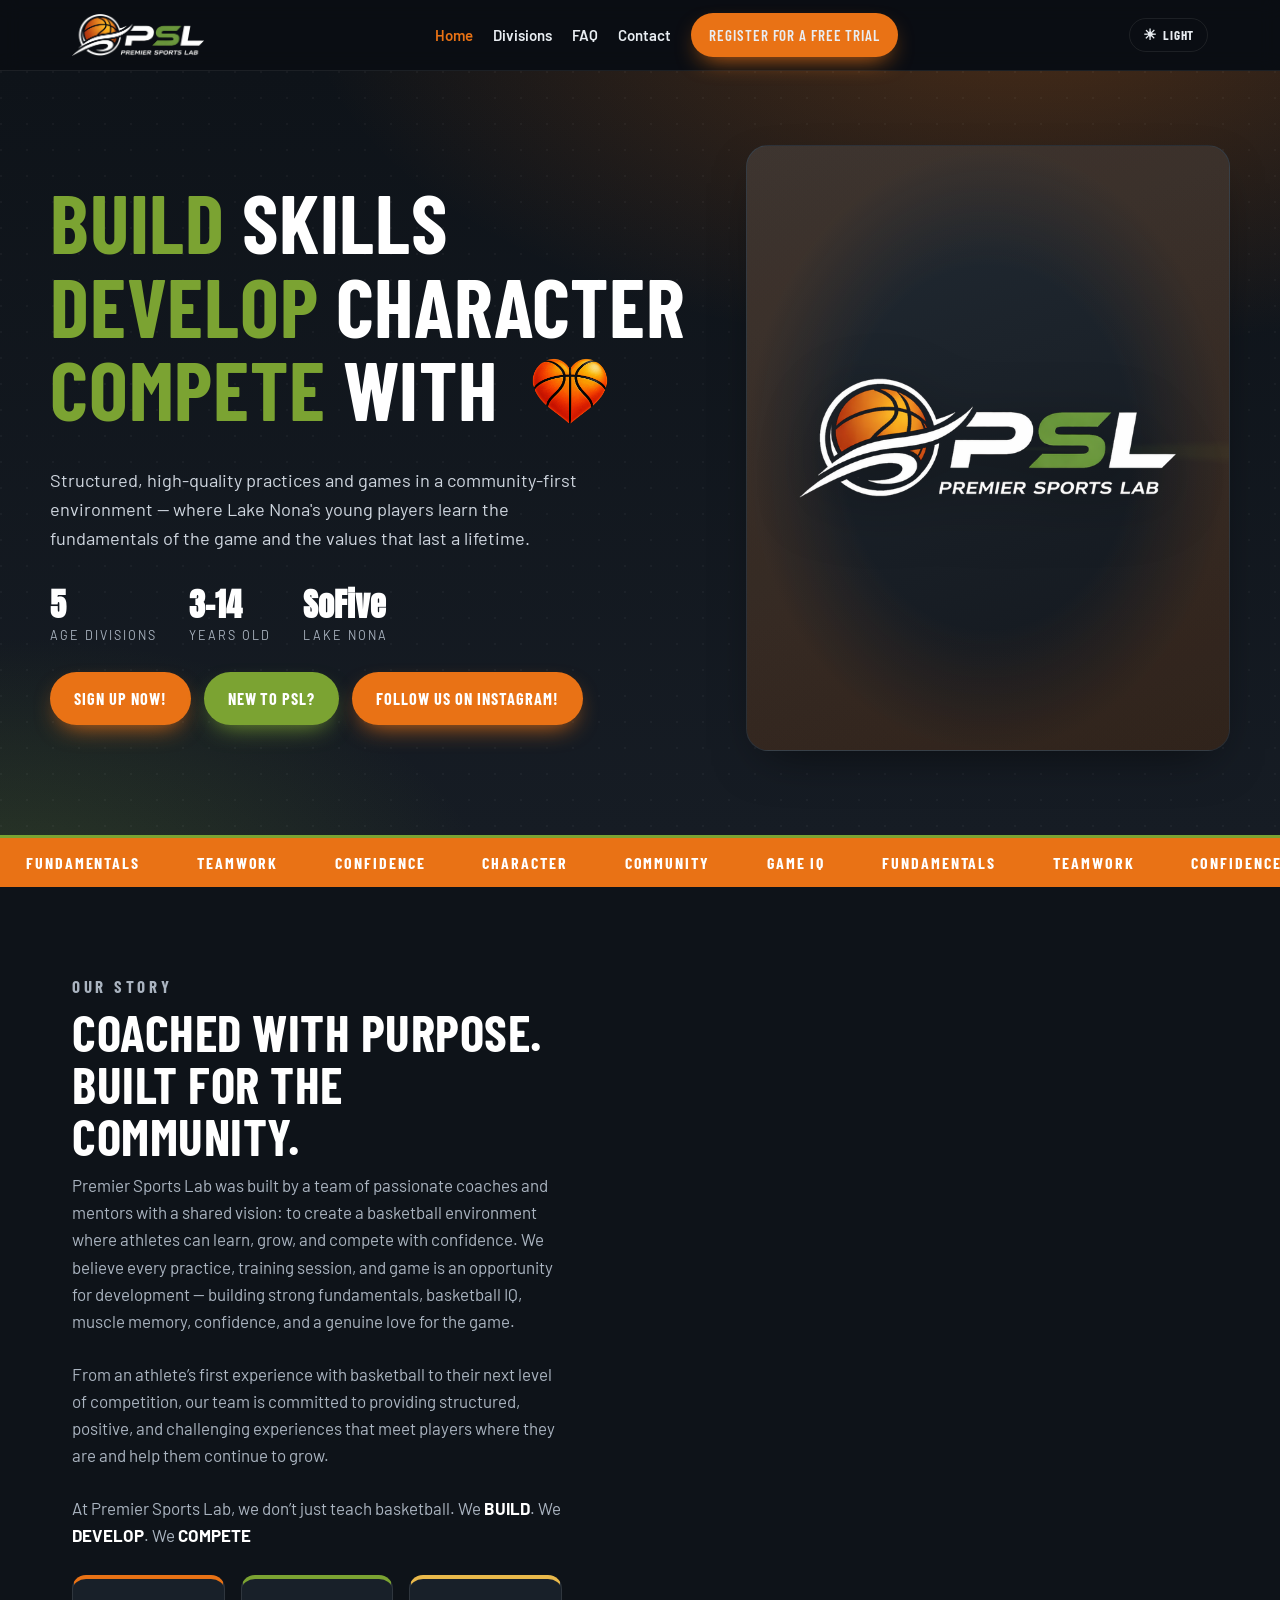
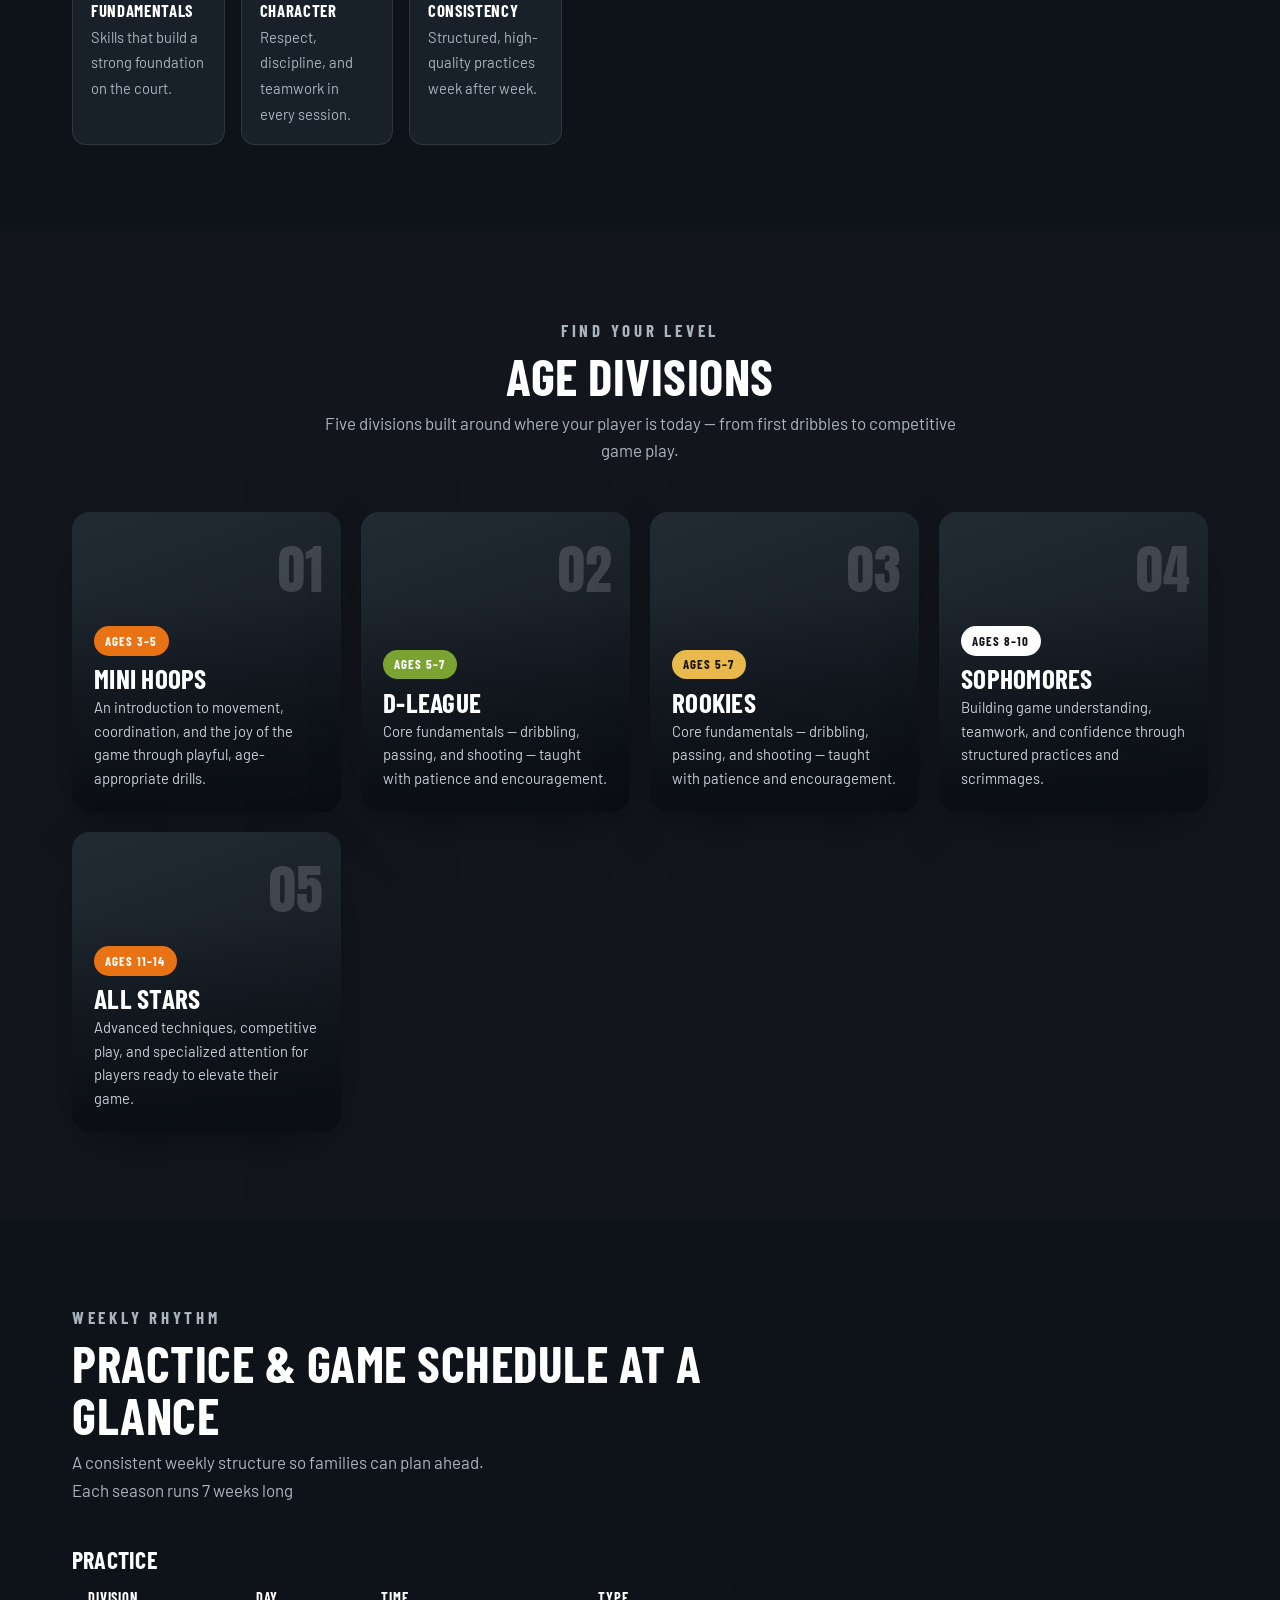
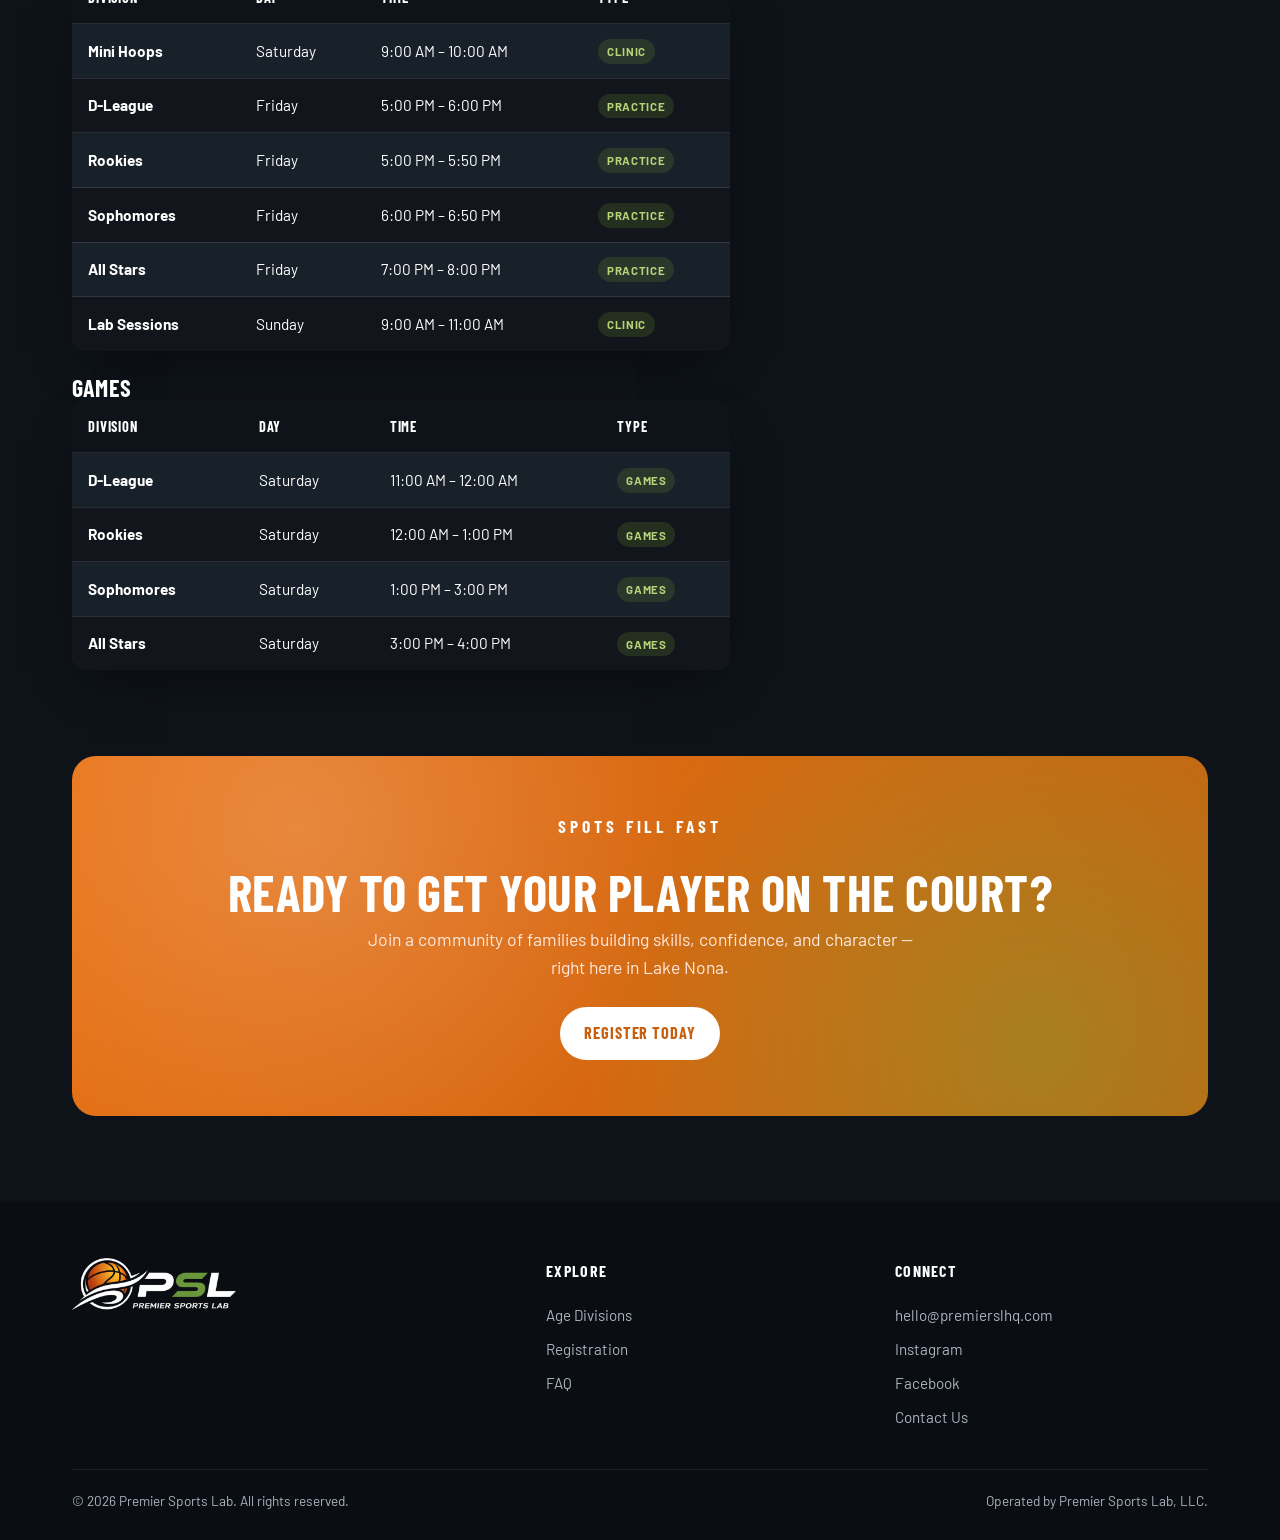
<file: index.html>
<!DOCTYPE html>
<html lang="en">
  <head>
    <meta charset="utf-8" />
    <meta name="viewport" content="width=device-width,initial-scale=1" />
    <title>Home | Premier Sports Lab</title>
    <meta
      name="description"
      content="Structured youth basketball in Lake Nona for ages 3–14. Fundamentals, character, and community."
    />
    <link rel="preconnect" href="https://fonts.googleapis.com" />
    <link rel="preconnect" href="https://fonts.gstatic.com" crossorigin />
    <link
      href="https://fonts.googleapis.com/css2?family=Anton&family=Barlow:wght@400;500;600;700&family=Barlow+Condensed:wght@600;700&display=swap"
      rel="stylesheet"
    />
    <link rel="icon" href="assets/images/favicon.svg" type="image/svg+xml" />
    <link rel="stylesheet" href="assets/css/styles.css" />
  </head>
  <body class="theme-dark">
    <header class="nav">
      <div class="wrap nav-inner">
        <a class="brand" href="index.html">
          <img
            class="logo-img"
            src="assets/images/image-1.png"
            alt="Nona Basketball League logo"/>
          <span class="brand-sub">
        </a>
        <nav class="links" id="menu" aria-label="Primary navigation">
          <a class="active" href="index.html">Home</a>
          <!-- <a class="" href="about.html">About</a> -->
          <a class="" href="divisions.html">Divisions</a>
          <!-- <a class="" href="schedule.html">Schedule</a> -->
          <!-- <a class="active" href="gallery.html">Gallery</a> -->
          <a class="" href="faq.html">FAQ</a>
          <a class="" href="contact.html">Contact</a>
          <a
            class="btn btn-primary nav-cta"
            data-href="registrationUrl"
            href="http://premiersportslab.leagueapps.com/leagues/basketball/5173650-free-trial-registration">Register For A Free Trial</a>
        </nav>
        <div class="nav-right">
          <button
            class="theme-toggle"
            id="themeToggle"
            type="button"
            aria-label="Toggle theme"
          >
            <span id="themeIcon">☀</span
            ><span id="themeLabel">Light</span></button
          ><button
            class="burger"
            id="burger"
            type="button"
            aria-expanded="false"
            aria-controls="menu"
            aria-label="Open menu"
          >
            ☰
          </button>
        </div>
      </div>
    </header>
    <main>
      <section class="hero" id="top" style="padding: 0">
        <div class="wrap hero-inner">
          <div>
            <h1>
              <span class="o">Build</span> Skills
              <br/>
              <span class="o">Develop</span> Character
              <br/>
              <span class="o">Compete</span> with <img src="assets/images/basketball_heart.png" alt="Heart" class="heart-icon"/>
            </h1>
            <br>
            <p class="lead">
              Structured, high-quality practices and games in a community-first
              environment — where Lake Nona's young players learn the
              fundamentals of the game and the values that last a lifetime.
            </p>
            <div class="hero-stats">
              <div class="s"><b>5</b><span>Age Divisions</span></div>
              <div class="s"><b>3–14</b><span>Years Old</span></div>
              <div class="s"><b>SoFive</b><span>Lake Nona</span></div>
            </div>
          </br>
            <div class="hero-cta">
              <a class="btn btn-primary" href="register.html">Sign Up now!</a>
              <a class="btn btn-green" href="divisions.html">New To PSL?</a>
              <a class="btn btn-primary" href="https://www.instagram.com/premiersportslab/">Follow us on instagram!</a>
          </a>
            </div>
          </div>
          <div class="hero-card">
            <div class="court"></div>
            <img
              alt="Premier Sports Lab"
              class="hero-logo"
              id="heroLogo"
              src="assets/images/image-1.png"
            />
          </div>
        </div>
      </section>
      <div aria-hidden="true" class="strip">
        <div class="track">
          <span>Fundamentals</span>
          <span>Teamwork</span>
          <span>Confidence</span>
          <span>Character</span>
          <span>Community</span>
          <span>Game IQ</span>
          <span>Fundamentals</span>
          <span>Teamwork</span>
          <span>Confidence</span>
          <span>Character</span>
          <span>Community</span>
          <span>Game IQ</span>
          <span>Fundamentals</span>
          <span>Teamwork</span>
          <span>Confidence</span>
          <span>Character</span>
          <span>Community</span>
          <span>Game IQ</span>
        </div>
      </div>
      <section id="about">
        <div class="wrap about-grid">
          <div class="about-copy">
            <p class="eyebrow">Our Story</p>
            <h2>Coached with Purpose. Built for the Community.</h2>
            <p>
              Premier Sports Lab was built by a team of passionate coaches and mentors with a shared vision:
              to create a basketball environment where athletes can learn, grow, and compete with confidence.
              We believe every practice, training session, and game is an opportunity for development —
              building strong fundamentals, basketball IQ, muscle memory, confidence, and a genuine love for the game.
            </p>
            <br>
            <p>
              From an athlete’s first experience with basketball to their next level of competition, our team
              is committed to providing structured, positive, and challenging experiences that meet players
              where they are and help them continue to grow.
            </p>
            <br>
            <p>
              At Premier Sports Lab, we don’t just teach basketball. We
              <strong style="color: white;">BUILD</strong>. We <strong style="color: white;">DEVELOP</strong>. We <strong style="color: white;">COMPETE</strong>
            </p>
            
            <div class="values">
              <div class="value o">
                <b>Fundamentals</b>
                <span>Skills that build a strong foundation on the court.</span>
              </div>
              <div class="value g">
                <b>Character</b>
                <span>Respect, discipline, and teamwork in every session.</span>
              </div>
              <div class="value d">
                <b>Consistency</b>
                <span>Structured, high-quality practices week after week.</span>
              </div>
            </div>
          </div>
        </div>
      </section>
      <section class="soft" id="divisions">
        <div class="wrap">
          <div class="section-head center">
            <p class="eyebrow">Find Your Level</p>
            <h2>Age Divisions</h2>
            <p>
              Five divisions built around where your player is today — from
              first dribbles to competitive game play.
            </p>
          </div>
          <div class="div-grid">
            <div class="div-card">
              <div class="num">01</div>
              <span class="age">Ages 3–5</span>
              <h3>Mini Hoops</h3>
              <p>
                An introduction to movement, coordination, and the joy of the
                game through playful, age-appropriate drills.
              </p>
            </div>
            <div class="div-card">
              <div class="num">02</div>
              <span class="age">Ages 5–7</span>
              <h3>D-League</h3>
              <p>
                Core fundamentals — dribbling, passing, and shooting — taught
                with patience and encouragement.
              </p>
            </div>
            <div class="div-card">
              <div class="num">03</div>
              <span class="age">Ages 5–7</span>
              <h3>Rookies</h3>
              <p>
                Core fundamentals — dribbling, passing, and shooting — taught
                with patience and encouragement.
              </p>
            </div>
            <div class="div-card">
              <div class="num">04</div>
              <span class="age">Ages 8–10</span>
              <h3>Sophomores</h3>
              <p>
                Building game understanding, teamwork, and confidence through
                structured practices and scrimmages.
              </p>
            </div>
            <div class="div-card">
              <div class="num">05</div>
              <span class="age">Ages 11–14</span>
              <h3>All Stars</h3>
              <p>
                Advanced techniques, competitive play, and specialized attention
                for players ready to elevate their game.
              </p>
            </div>
          </div>
        </div>
      </section>
      <section id="schedule">
        <div class="wrap">
          <div class="section-head">
            <p class="eyebrow">Weekly Rhythm</p>
            <h2>Practice &amp; Game Schedule At A Glance</h2>
            <p>
              A consistent weekly structure so families can plan ahead.
            </p>
            <p>Each season runs 7 weeks long</p>
          </div>
          <div>
            <h2>Practice</h2>
            <div class="sched-wrap">
              <table class="sched">
                <thead>
                  <tr>
                    <th>Division</th>
                    <th>Day</th>
                    <th>Time</th>
                    <th>Type</th>
                  </tr>
                </thead>
                <tbody>
                  <tr>
                    <td class="day">Mini Hoops</td>
                    <td>Saturday</td>
                    <td>9:00 AM – 10:00 AM</td>
                    <td><span class="pill">Clinic</span></td>
                  </tr>
                  <tr>
                    <td class="day">D-League</td>
                    <td>Friday</td>
                    <td>5:00 PM – 6:00 PM</td>
                    <td><span class="pill">Practice</span></td>
                  </tr>
                  <tr>
                    <td class="day">Rookies</td>
                    <td>Friday</td>
                    <td>5:00 PM – 5:50 PM</td>
                    <td><span class="pill">Practice</span></td>
                  </tr>
                  <tr>
                    <td class="day">Sophomores</td>
                    <td>Friday</td>
                    <td>6:00 PM – 6:50 PM</td>
                    <td><span class="pill">Practice</span></td>
                  </tr>
                  <tr>
                    <td class="day">All Stars</td>
                    <td>Friday</td>
                    <td>7:00 PM – 8:00 PM</td>
                    <td><span class="pill">Practice</span></td>
                  </tr>
                  <tr>
                    <td class="day">Lab Sessions</td>
                    <td>Sunday</td>
                    <td>9:00 AM – 11:00 AM</td>
                    <td><span class="pill">Clinic</span></td>
                  </tr>
                </tbody>
              </table>
            </div>
          </div>
          <br>
          <div>
            <h2>Games</h2>
            <div class="sched-wrap">
              <table class="sched">
                <thead>
                  <tr>
                    <th>Division</th>
                    <th>Day</th>
                    <th>Time</th>
                    <th>Type</th>
                  </tr>
                </thead>
                <tbody>
                  <tr>
                    <td class="day">D-League</td>
                    <td>Saturday</td>
                    <td>11:00 AM – 12:00 AM</td>
                    <td><span class="pill">Games</span></td>
                  </tr>
                  <tr>
                    <td class="day">Rookies</td>
                    <td>Saturday</td>
                    <td>12:00 AM – 1:00 PM</td>
                    <td><span class="pill">Games</span></td>
                  </tr>
                  <tr>
                    <td class="day">Sophomores</td>
                    <td>Saturday</td>
                    <td>1:00 PM – 3:00 PM</td>
                    <td><span class="pill">Games</span></td>
                  </tr>
                  <tr>
                    <td class="day">All Stars</td>
                    <td>Saturday</td>
                    <td>3:00 PM – 4:00 PM</td>
                    <td><span class="pill">Games</span></td>
                  </tr>
                </tbody>
              </table>
            </div>
          </div>
        </div>
      </section>
      <section style="padding-top: 0">
        <div class="wrap">
          <div class="cta-band">
            <p class="eyebrow">Spots Fill Fast</p>
            <h2>Ready to Get Your Player on the Court?</h2>
            <p>
              Join a community of families building skills, confidence, and
              character — right here in Lake Nona.
            </p>
            <a
              class="btn"
              href="register.html"
              style="background: #fff; color: var(--orange-dark)"
              >Register Today</a
            >
          </div>
        </div>
      </section>
    </main>
    <footer>
      <div class="wrap">
        <div class="foot-grid">
          <div class="foot-brand">
            <img
              src="assets/images/image-1.png"
              alt="premier Sports Lab"
              style="height: 52px; width: auto"
            />
          </div>
          <div>
            <h4>Explore</h4>
            <a href="divisions.html">Age Divisions</a>
            <!-- <a href="schedule.html">Schedule</a> -->
            <a href="register.html">Registration</a>
            <a href="faq.html">FAQ</a>
          </div>
          <div>
            <h4>Connect</h4>
            <a data-href="email" href="contact.html">
              <span data-config="email">League Email</span>
            </a>
            <a data-href="https://www.instagram.com/premiersportslab/" href="#">Instagram</a>
            <a data-href="https://www.facebook.com/profile.php?id=61591944906627" href="#">Facebook</a>
            <a href="contact.html">Contact Us</a>
          </div>
        </div>
        <div class="foot-bottom">
          <span>© <span data-year></span> Premier Sports Lab. All rights reserved.</span><span>Operated by <span data-config="legalName">Premier Sports Lab, LLC</span>.</span>
        </div>
      </div>
    </footer>
    <script src="assets/js/config.js"></script>
    <script src="assets/js/site.js"></script>
  </body>
</html>
</file>
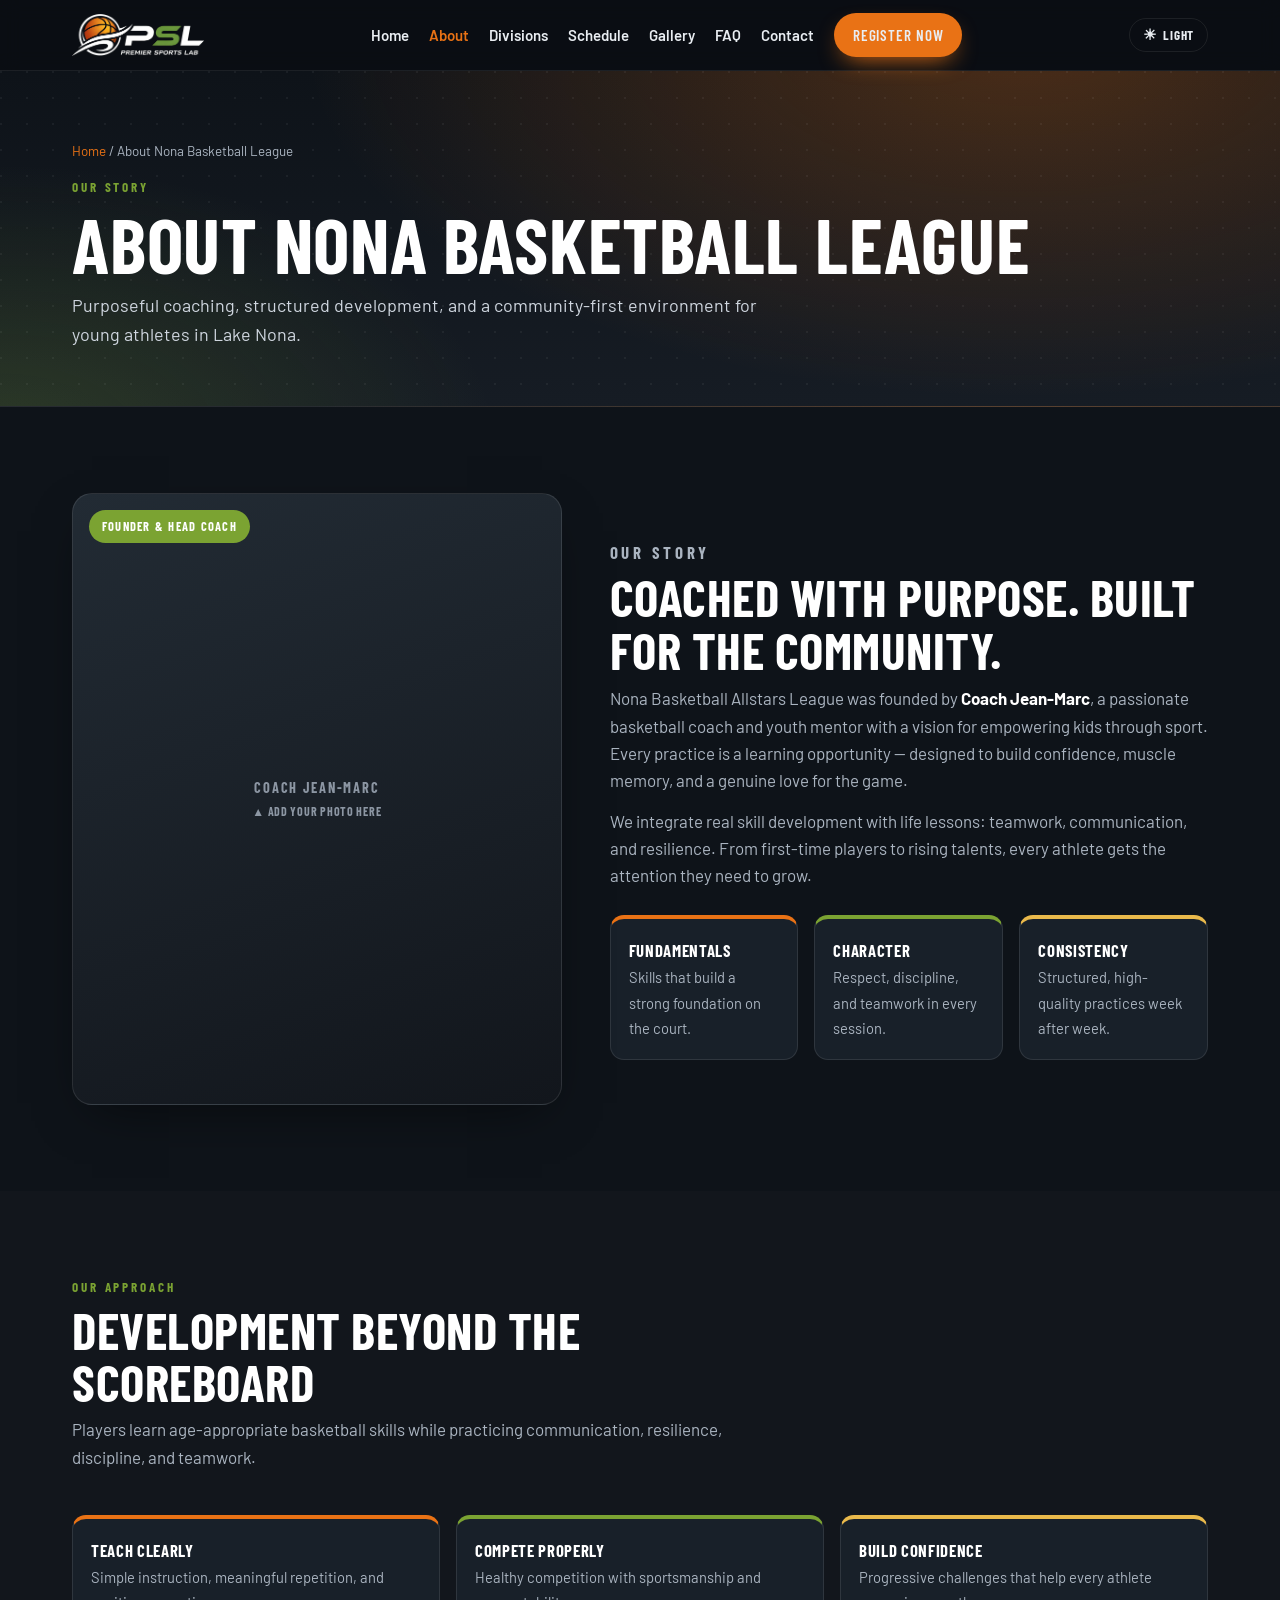
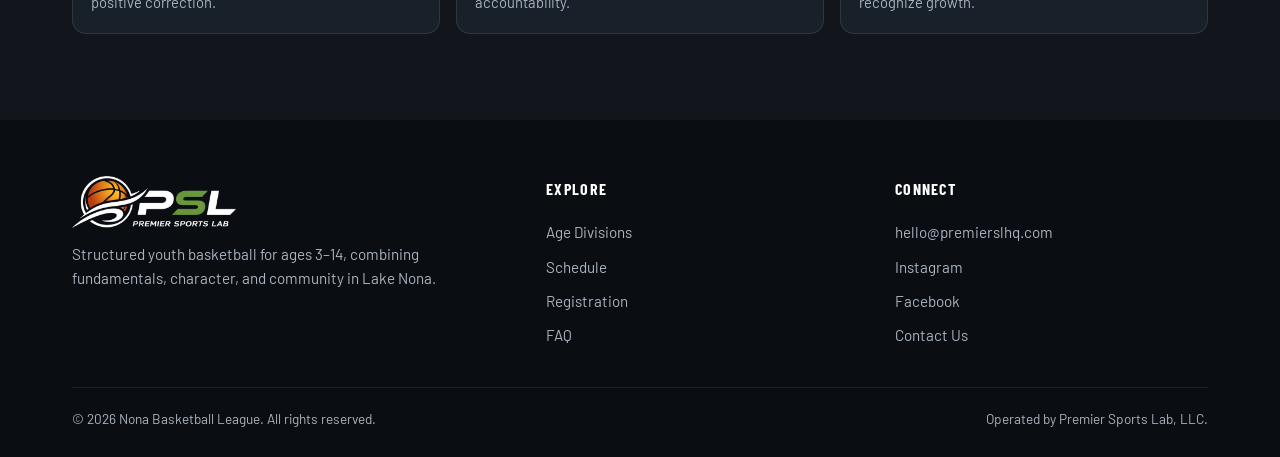
<file: about.html>
<!DOCTYPE html>
<html lang="en">
  <head>
    <meta charset="utf-8" />
    <meta name="viewport" content="width=device-width,initial-scale=1" />
    <title>About | Premier Sports Lab</title>
    <meta
      name="description"
      content="Learn about Nona Basketball League, Coach Jean-Marc, and the league development philosophy."
    />
    <link rel="preconnect" href="https://fonts.googleapis.com" />
    <link rel="preconnect" href="https://fonts.gstatic.com" crossorigin />
    <link
      href="https://fonts.googleapis.com/css2?family=Anton&family=Barlow:wght@400;500;600;700&family=Barlow+Condensed:wght@600;700&display=swap"
      rel="stylesheet"
    />
    <link rel="icon" href="assets/images/favicon.svg" type="image/svg+xml" />
    <link rel="stylesheet" href="assets/css/styles.css" />
  </head>
  <body class="theme-dark">
    <header class="nav">
      <div class="wrap nav-inner">
        <a class="brand" href="index.html"
          ><img
            class="logo-img"
            src="assets/images/image-1.png"
            alt="Nona Basketball League logo"
          /><span class="brand-sub"
            ></a
        >
        <nav class="links" id="menu" aria-label="Primary navigation">
          <a class="" href="index.html">Home</a
          ><a class="active" href="about.html">About</a
          ><a class="" href="divisions.html">Divisions</a
          ><a class="" href="schedule.html">Schedule</a
          ><a class="" href="gallery.html">Gallery</a
          ><a class="" href="faq.html">FAQ</a
          ><a class="" href="contact.html">Contact</a
          ><a
            class="btn btn-primary nav-cta"
            data-href="registrationUrl"
            href="register.html"
            >Register Now</a
          >
        </nav>
        <div class="nav-right">
          <button
            class="theme-toggle"
            id="themeToggle"
            type="button"
            aria-label="Toggle theme"
          >
            <span id="themeIcon">☀</span
            ><span id="themeLabel">Light</span></button
          ><button
            class="burger"
            id="burger"
            type="button"
            aria-expanded="false"
            aria-controls="menu"
            aria-label="Open menu"
          >
            ☰
          </button>
        </div>
      </div>
    </header>
    <main>
      <section class="page-hero">
        <div class="wrap">
          <div class="breadcrumb">
            <a href="index.html">Home</a> / About Nona Basketball League
          </div>
          <div class="eyebrow">Our Story</div>
          <h1>About Nona Basketball League</h1>
          <p>
            Purposeful coaching, structured development, and a community-first
            environment for young athletes in Lake Nona.
          </p>
        </div>
      </section>
      <section id="about">
        <div class="wrap about-grid">
          <div class="coach-photo">
            <span class="badge">Founder &amp; Head Coach</span>
            <div class="ph">
              Coach Jean-Marc<br /><small style="letter-spacing: 0.06em"
                >▲ Add your photo here</small
              >
            </div>
          </div>
          <div class="about-copy">
            <p class="eyebrow">Our Story</p>
            <h2>Coached with Purpose. Built for the Community.</h2>
            <p>
              Nona Basketball Allstars League was founded by
              <b>Coach Jean-Marc</b>, a passionate basketball coach and youth
              mentor with a vision for empowering kids through sport. Every
              practice is a learning opportunity — designed to build confidence,
              muscle memory, and a genuine love for the game.
            </p>
            <p style="margin-top: 14px">
              We integrate real skill development with life lessons: teamwork,
              communication, and resilience. From first-time players to rising
              talents, every athlete gets the attention they need to grow.
            </p>
            <div class="values">
              <div class="value o">
                <b>Fundamentals</b
                ><span
                  >Skills that build a strong foundation on the court.</span
                >
              </div>
              <div class="value g">
                <b>Character</b
                ><span
                  >Respect, discipline, and teamwork in every session.</span
                >
              </div>
              <div class="value d">
                <b>Consistency</b
                ><span
                  >Structured, high-quality practices week after week.</span
                >
              </div>
            </div>
          </div>
        </div>
      </section>
      <section class="soft">
        <div class="wrap">
          <div class="section-head">
            <div class="eyebrow">Our Approach</div>
            <h2>Development Beyond the Scoreboard</h2>
            <p>
              Players learn age-appropriate basketball skills while practicing
              communication, resilience, discipline, and teamwork.
            </p>
          </div>
          <div class="values">
            <div class="value o">
              <b>Teach Clearly</b
              ><span
                >Simple instruction, meaningful repetition, and positive
                correction.</span
              >
            </div>
            <div class="value g">
              <b>Compete Properly</b
              ><span
                >Healthy competition with sportsmanship and
                accountability.</span
              >
            </div>
            <div class="value d">
              <b>Build Confidence</b
              ><span
                >Progressive challenges that help every athlete recognize
                growth.</span
              >
            </div>
          </div>
        </div>
      </section>
    </main>
    <footer>
      <div class="wrap">
        <div class="foot-grid">
          <div class="foot-brand">
            <img
              src="assets/images/image-1.png"
              alt="Nona Basketball League"
              style="height: 52px; width: auto"
            />
            <p>
              Structured youth basketball for ages 3–14, combining fundamentals,
              character, and community in Lake Nona.
            </p>
          </div>
          <div>
            <h4>Explore</h4>
            <a href="divisions.html">Age Divisions</a
            ><a href="schedule.html">Schedule</a
            ><a href="register.html">Registration</a><a href="faq.html">FAQ</a>
          </div>
          <div>
            <h4>Connect</h4>
            <a data-href="email" href="contact.html"
              ><span data-config="email">League Email</span></a
            ><a data-href="instagramUrl" href="#">Instagram</a
            ><a data-href="facebookUrl" href="#">Facebook</a
            ><a href="contact.html">Contact Us</a>
          </div>
        </div>
        <div class="foot-bottom">
          <span
            >© <span data-year></span> Nona Basketball League. All rights
            reserved.</span
          ><span
            >Operated by
            <span data-config="legalName">Premier Sports Lab, LLC</span>.</span
          >
        </div>
      </div>
    </footer>
    <script src="assets/js/config.js"></script>
    <script src="assets/js/site.js"></script>
  </body>
</html>
</file>
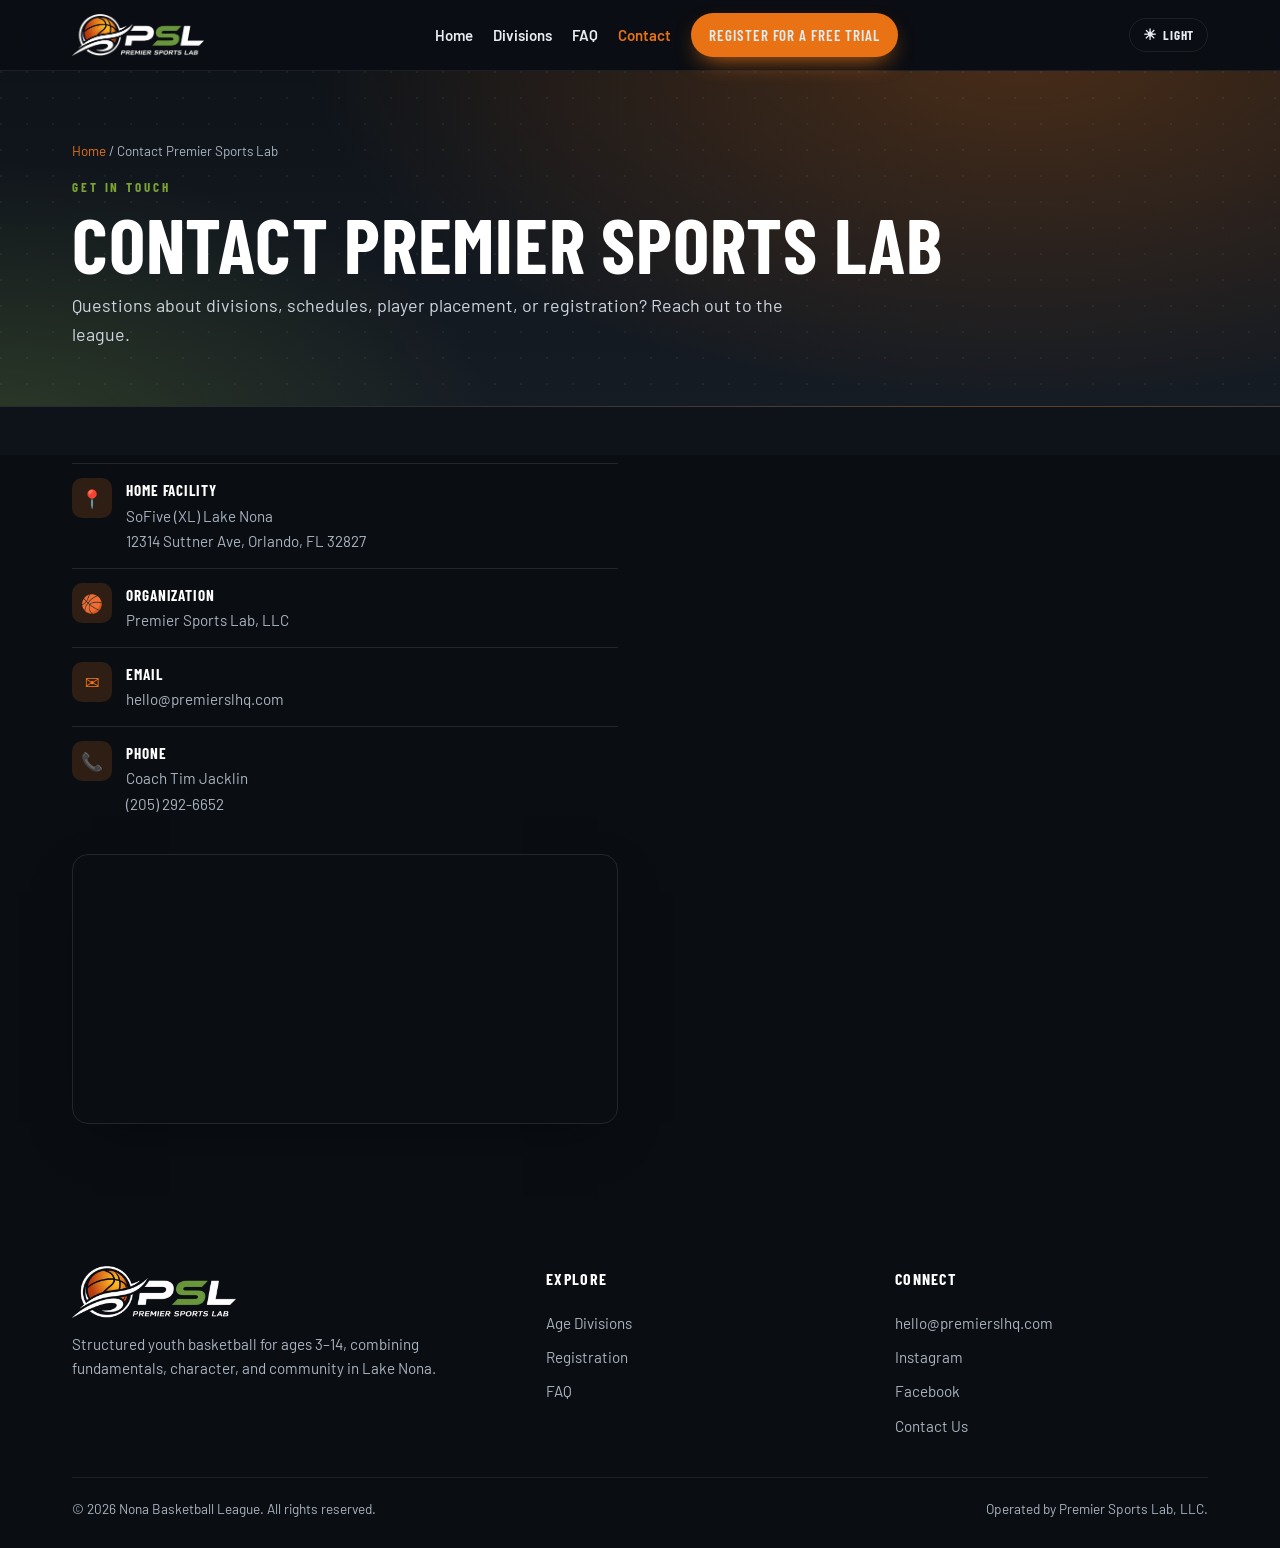
<file: contact.html>
<!DOCTYPE html>
<html lang="en">
  <head>
    <meta charset="utf-8" />
    <meta name="viewport" content="width=device-width,initial-scale=1" />
    <title>Contact | Premier Sports Lab</title>
    <meta
      name="description"
      content="Contact Premier Sports Lab about divisions, schedules, registration, and player placement."
    />
    <link rel="preconnect" href="https://fonts.googleapis.com" />
    <link rel="preconnect" href="https://fonts.gstatic.com" crossorigin />
    <link
      href="https://fonts.googleapis.com/css2?family=Anton&family=Barlow:wght@400;500;600;700&family=Barlow+Condensed:wght@600;700&display=swap"
      rel="stylesheet"
    />
    <link rel="icon" href="assets/images/favicon.svg" type="image/svg+xml" />
    <link rel="stylesheet" href="assets/css/styles.css" />
  </head>
  <body class="theme-dark">
    <header class="nav">
      <div class="wrap nav-inner">
        <a class="brand" href="index.html"
          ><img
            class="logo-img"
            src="assets/images/image-1.png"
            alt="Nona Basketball League logo"
          /><span class="brand-sub"
            ></a
        >
        <nav class="links" id="menu" aria-label="Primary navigation">
          <a class="" href="index.html">Home</a>
          <!-- <a class="" href="about.html">About</a> -->
          <a class="" href="divisions.html">Divisions</a>
          <!-- <a class="" href="schedule.html">Schedule</a> -->
          <!-- <a class="active" href="gallery.html">Gallery</a> -->
          <a class="" href="faq.html">FAQ</a>
          <a class="active" href="contact.html">Contact</a>
          <a
            class="btn btn-primary nav-cta"
            data-href="registrationUrl"
            href="http://premiersportslab.leagueapps.com/leagues/basketball/5173650-free-trial-registration">Register For A Free Trial</a>
        </nav>
        <div class="nav-right">
          <button
            class="theme-toggle"
            id="themeToggle"
            type="button"
            aria-label="Toggle theme"
          >
            <span id="themeIcon">☀</span
            ><span id="themeLabel">Light</span></button
          ><button
            class="burger"
            id="burger"
            type="button"
            aria-expanded="false"
            aria-controls="menu"
            aria-label="Open menu"
          >
            ☰
          </button>
        </div>
      </div>
    </header>
    <main>
      <section class="page-hero">
        <div class="wrap">
          <div class="breadcrumb">
            <a href="index.html">Home</a> / Contact Premier Sports Lab
          </div>
          <div class="eyebrow">Get in Touch</div>
          <h1>Contact Premier Sports Lab</h1>
          <p>
            Questions about divisions, schedules, player placement, or
            registration? Reach out to the league.
          </p>
        </div>
      </section>
      <section class="band" id="contact" style="padding-top: 0">
        <div class="wrap">
          <div class="section-head center">
          </div>
          <div class="contact-grid">
            <div>
              <ul class="info-list">
                <li>
                  <div class="ic">📍</div>
                  <div>
                    <b>Home Facility</b>
                    <span>SoFive (XL) Lake Nona<br />12314 Suttner Ave, Orlando, FL 32827</span>
                  </div>
                </li>
                <li>
                  <div class="ic">🏀</div>
                  <div>
                    <b>Organization</b><span>Premier Sports Lab, LLC</span>
                  </div>
                </li>
                <li>
                  <div class="ic">✉️</div>
                  <div><b>Email</b><span>hello@premierslhq.com</span></div>
                </li>
                <li>
                  <div class="ic">📞</div>
                    <div>
                      <b>Phone</b>
                      <span>Coach Tim Jacklin <br >(205) 292-6652</span>
                  </div>
                </li>
              </ul>
              <div class="map">
                <iframe
                  loading="lazy"
                  src="https://www.google.com/maps?q=SoFive+Lake+Nona+12314+Suttner+Ave+Orlando+FL+32827&amp;output=embed"
                  title="SoFive Lake Nona map"
                ></iframe>
              </div>
            </div>
          </div>
        </div>
      </section>
    </main>
    <footer>
      <div class="wrap">
        <div class="foot-grid">
          <div class="foot-brand">
            <img
              src="assets/images/image-1.png"
              alt="Nona Basketball League"
              style="height: 52px; width: auto"
            />
            <p>
              Structured youth basketball for ages 3–14, combining fundamentals,
              character, and community in Lake Nona.
            </p>
          </div>
          <div>
            <h4>Explore</h4>
            <a href="divisions.html">Age Divisions</a>
            <!-- <a href="schedule.html">Schedule</a> -->
            <a href="register.html">Registration</a>
            <a href="faq.html">FAQ</a>
          </div>
          <div>
            <h4>Connect</h4>
            <a data-href="email" href="contact.html">
              <span data-config="email">League Email</span>
            </a>
            <a data-href="https://www.instagram.com/premiersportslab/" href="#">Instagram</a>
            <a data-href="https://www.facebook.com/profile.php?id=61591944906627" href="#">Facebook</a>
            <a href="contact.html">Contact Us</a>
          </div>
        </div>
        <div class="foot-bottom">
          <span
            >© <span data-year></span> Nona Basketball League. All rights
            reserved.</span
          ><span
            >Operated by
            <span data-config="legalName">Premier Sports Lab, LLC</span>.</span
          >
        </div>
      </div>
    </footer>
    <script src="assets/js/config.js"></script>
    <script src="assets/js/site.js"></script>
  </body>
</html>
</file>
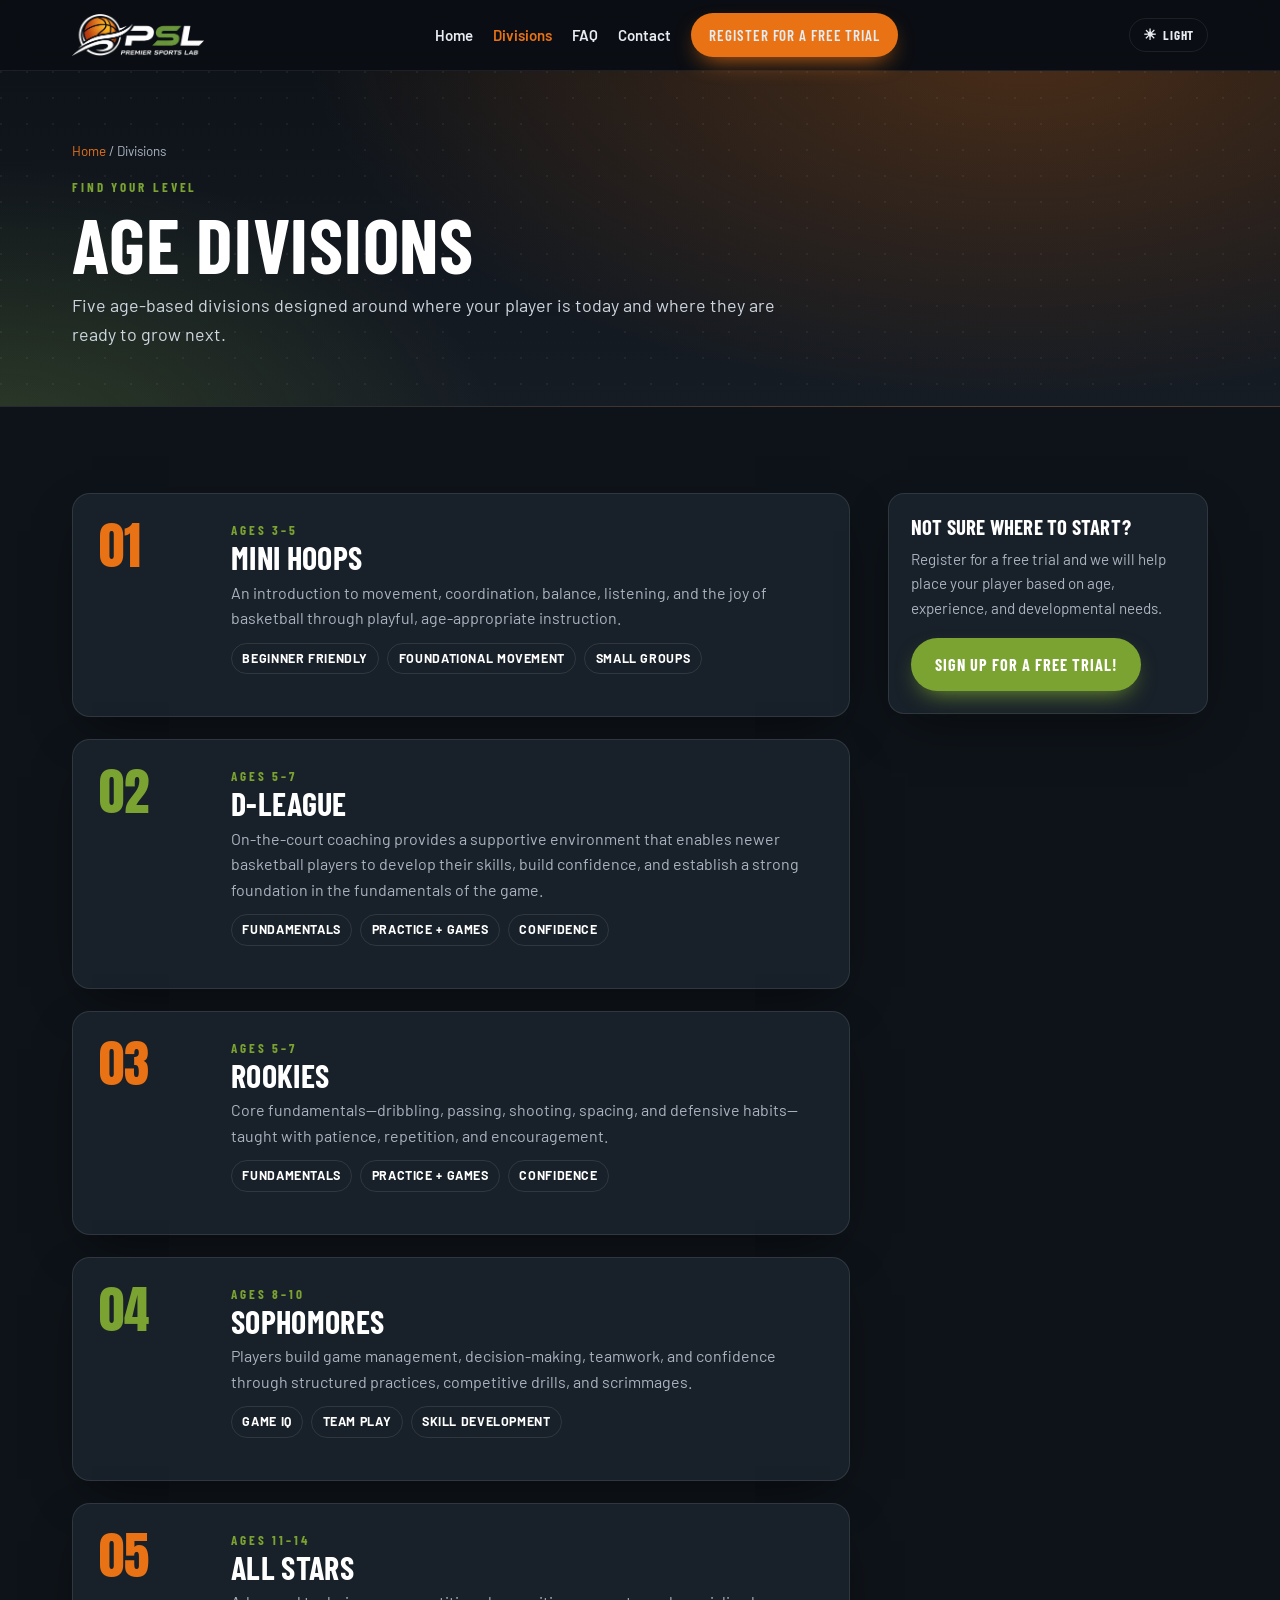
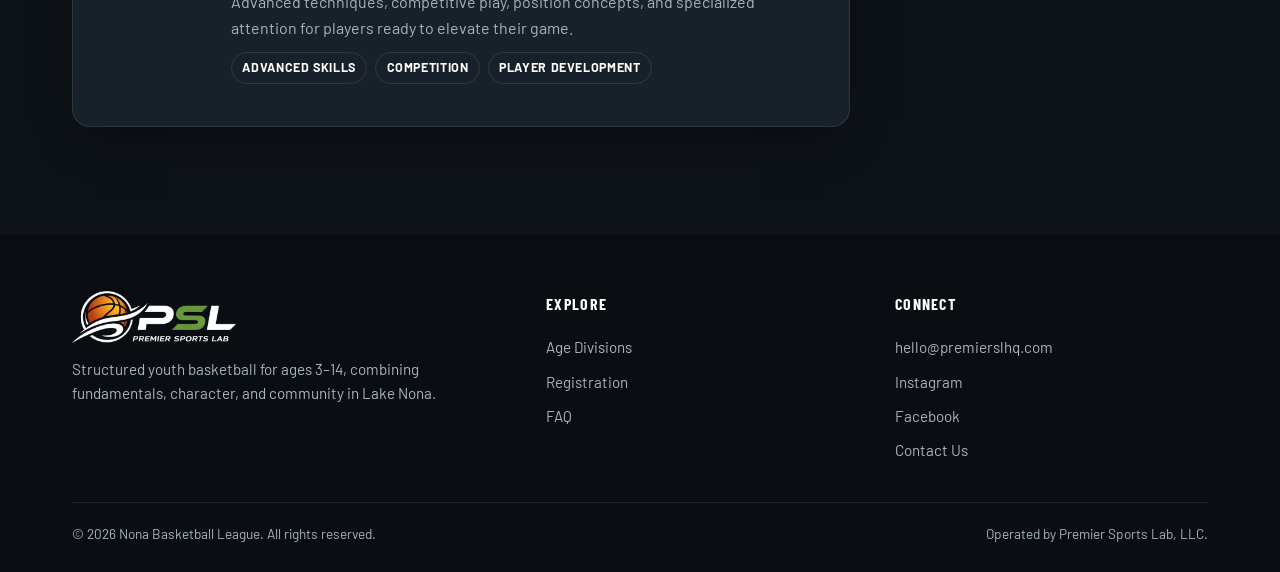
<file: divisions.html>
<!DOCTYPE html>
<html lang="en">
  <head>
    <meta charset="utf-8" />
    <meta name="viewport" content="width=device-width,initial-scale=1" />
    <title>Age Divisions | Premier Sports Lab</title>
    <meta
      name="description"
      content="Explore Mini Hoops, D-League Rookies, Sophomores, and All Stars divisions for ages 3–14."
    />
    <link rel="preconnect" href="https://fonts.googleapis.com" />
    <link rel="preconnect" href="https://fonts.gstatic.com" crossorigin />
    <link
      href="https://fonts.googleapis.com/css2?family=Anton&family=Barlow:wght@400;500;600;700&family=Barlow+Condensed:wght@600;700&display=swap"
      rel="stylesheet"
    />
    <link rel="icon" href="assets/images/favicon.svg" type="image/svg+xml" />
    <link rel="stylesheet" href="assets/css/styles.css" />
  </head>
  <body class="theme-dark">
    <header class="nav">
      <div class="wrap nav-inner">
        <a class="brand" href="index.html"
          ><img
            class="logo-img"
            src="assets/images/image-1.png"
            alt="Nona Basketball League logo"
          /><span class="brand-sub"
            ></a
        >
        <nav class="links" id="menu" aria-label="Primary navigation">
          <a class="" href="index.html">Home</a>
          <!-- <a class="" href="about.html">About</a> -->
          <a class="active" href="divisions.html">Divisions</a>
          <!-- <a class="" href="schedule.html">Schedule</a> -->
          <!-- <a class="active" href="gallery.html">Gallery</a> -->
          <a class="" href="faq.html">FAQ</a>
          <a class="" href="contact.html">Contact</a>
          <a
            class="btn btn-primary nav-cta"
            data-href="registrationUrl"
            href="http://premiersportslab.leagueapps.com/leagues/basketball/5173650-free-trial-registration">Register For A Free Trial</a>
        </nav>
        <div class="nav-right">
          <button
            class="theme-toggle"
            id="themeToggle"
            type="button"
            aria-label="Toggle theme"
          >
            <span id="themeIcon">☀</span
            ><span id="themeLabel">Light</span></button
          ><button
            class="burger"
            id="burger"
            type="button"
            aria-expanded="false"
            aria-controls="menu"
            aria-label="Open menu"
          >
            ☰
          </button>
        </div>
      </div>
    </header>
    <main>
      <section class="page-hero">
        <div class="wrap">
          <div class="breadcrumb">
            <a href="index.html">Home</a> / Divisions
          </div>
          <div class="eyebrow">Find Your Level</div>
          <h1>Age Divisions</h1>
          <p>
            Five age-based divisions designed around where your player is today
            and where they are ready to grow next.
          </p>
        </div>
      </section>
      <section>
        <div class="wrap content-grid">
          <div>
            <div class="program-detail">
              <div class="program-number">01</div>
              <div>
                <div class="eyebrow">Ages 3–5</div>
                <h2>Mini Hoops</h2>
                <p>
                  An introduction to movement, coordination, balance, listening,
                  and the joy of basketball through playful, age-appropriate
                  instruction.
                </p>
                <div class="program-meta">
                  <span class="meta-chip">Beginner Friendly</span
                  ><span class="meta-chip">Foundational Movement</span
                  ><span class="meta-chip">Small Groups</span>
                </div>
              </div>
            </div>
            <div class="program-detail">
              <div class="program-number">02</div>
              <div>
                <div class="eyebrow">Ages 5–7</div>
                <h2>D-League</h2>
                <p>
                  On-the-court coaching provides a supportive environment that
                  enables newer basketball players to develop their skills,
                  build confidence, and establish a strong foundation in the
                  fundamentals of the game.
                </p>
                <div class="program-meta">
                  <span class="meta-chip">Fundamentals</span
                  ><span class="meta-chip">Practice + Games</span
                  ><span class="meta-chip">Confidence</span>
                </div>
              </div>
            </div>
            <div class="program-detail">
              <div class="program-number">03</div>
              <div>
                <div class="eyebrow">Ages 5–7</div>
                <h2>Rookies</h2>
                <p>
                  Core fundamentals—dribbling, passing, shooting, spacing, and
                  defensive habits—taught with patience, repetition, and
                  encouragement.
                </p>
                <div class="program-meta">
                  <span class="meta-chip">Fundamentals</span
                  ><span class="meta-chip">Practice + Games</span
                  ><span class="meta-chip">Confidence</span>
                </div>
              </div>
            </div>
            <div class="program-detail">
              <div class="program-number">04</div>
              <div>
                <div class="eyebrow">Ages 8–10</div>
                <h2>Sophomores</h2>
                <p>
                  Players build game management, decision-making, teamwork, and
                  confidence through structured practices, competitive drills,
                  and scrimmages.
                </p>
                <div class="program-meta">
                  <span class="meta-chip">Game IQ</span
                  ><span class="meta-chip">Team Play</span
                  ><span class="meta-chip">Skill Development</span>
                </div>
              </div>
            </div>
            <div class="program-detail">
              <div class="program-number">05</div>
              <div>
                <div class="eyebrow">Ages 11–14</div>
                <h2>All Stars</h2>
                <p>
                  Advanced techniques, competitive play, position concepts, and
                  specialized attention for players ready to elevate their game.
                </p>
                <div class="program-meta">
                  <span class="meta-chip">Advanced Skills</span
                  ><span class="meta-chip">Competition</span
                  ><span class="meta-chip">Player Development</span>
                </div>
              </div>
            </div>
          </div>
          <aside class="sidebar">
            <div class="side-card">
              <h3>Not Sure Where to Start?</h3>
              <p>
                Register for a free trial and we will help place your player based on
                age, experience, and developmental needs.
              </p>
              <div class="contact-actions">
                <a class="btn btn-green" href="http://premiersportslab.leagueapps.com/leagues/basketball/5173650-free-trial-registration"
                  >Sign up for a free trial!</a
                >
              </div>
            </div>
          </aside>
        </div>
      </section>
    </main>
    <footer>
      <div class="wrap">
        <div class="foot-grid">
          <div class="foot-brand">
            <img
              src="assets/images/image-1.png"
              alt="Nona Basketball League"
              style="height: 52px; width: auto"
            />
            <p>
              Structured youth basketball for ages 3–14, combining fundamentals,
              character, and community in Lake Nona.
            </p>
          </div>
          <div>
            <h4>Explore</h4>
            <a href="divisions.html">Age Divisions</a>
            <!-- <a href="schedule.html">Schedule</a> -->
            <a href="register.html">Registration</a>
            <a href="faq.html">FAQ</a>
          </div>
          <div>
            <h4>Connect</h4>
            <a data-href="email" href="contact.html">
              <span data-config="email">League Email</span>
            </a>
            <a data-href="https://www.instagram.com/premiersportslab/" href="#">Instagram</a>
            <a data-href="https://www.facebook.com/profile.php?id=61591944906627" href="#">Facebook</a>
            <a href="contact.html">Contact Us</a>
          </div>
        </div>
        <div class="foot-bottom">
          <span
            >© <span data-year></span> Nona Basketball League. All rights
            reserved.</span
          ><span
            >Operated by
            <span data-config="legalName">Premier Sports Lab, LLC</span>.</span
          >
        </div>
      </div>
    </footer>
    <script src="assets/js/config.js"></script>
    <script src="assets/js/site.js"></script>
  </body>
</html>
</file>
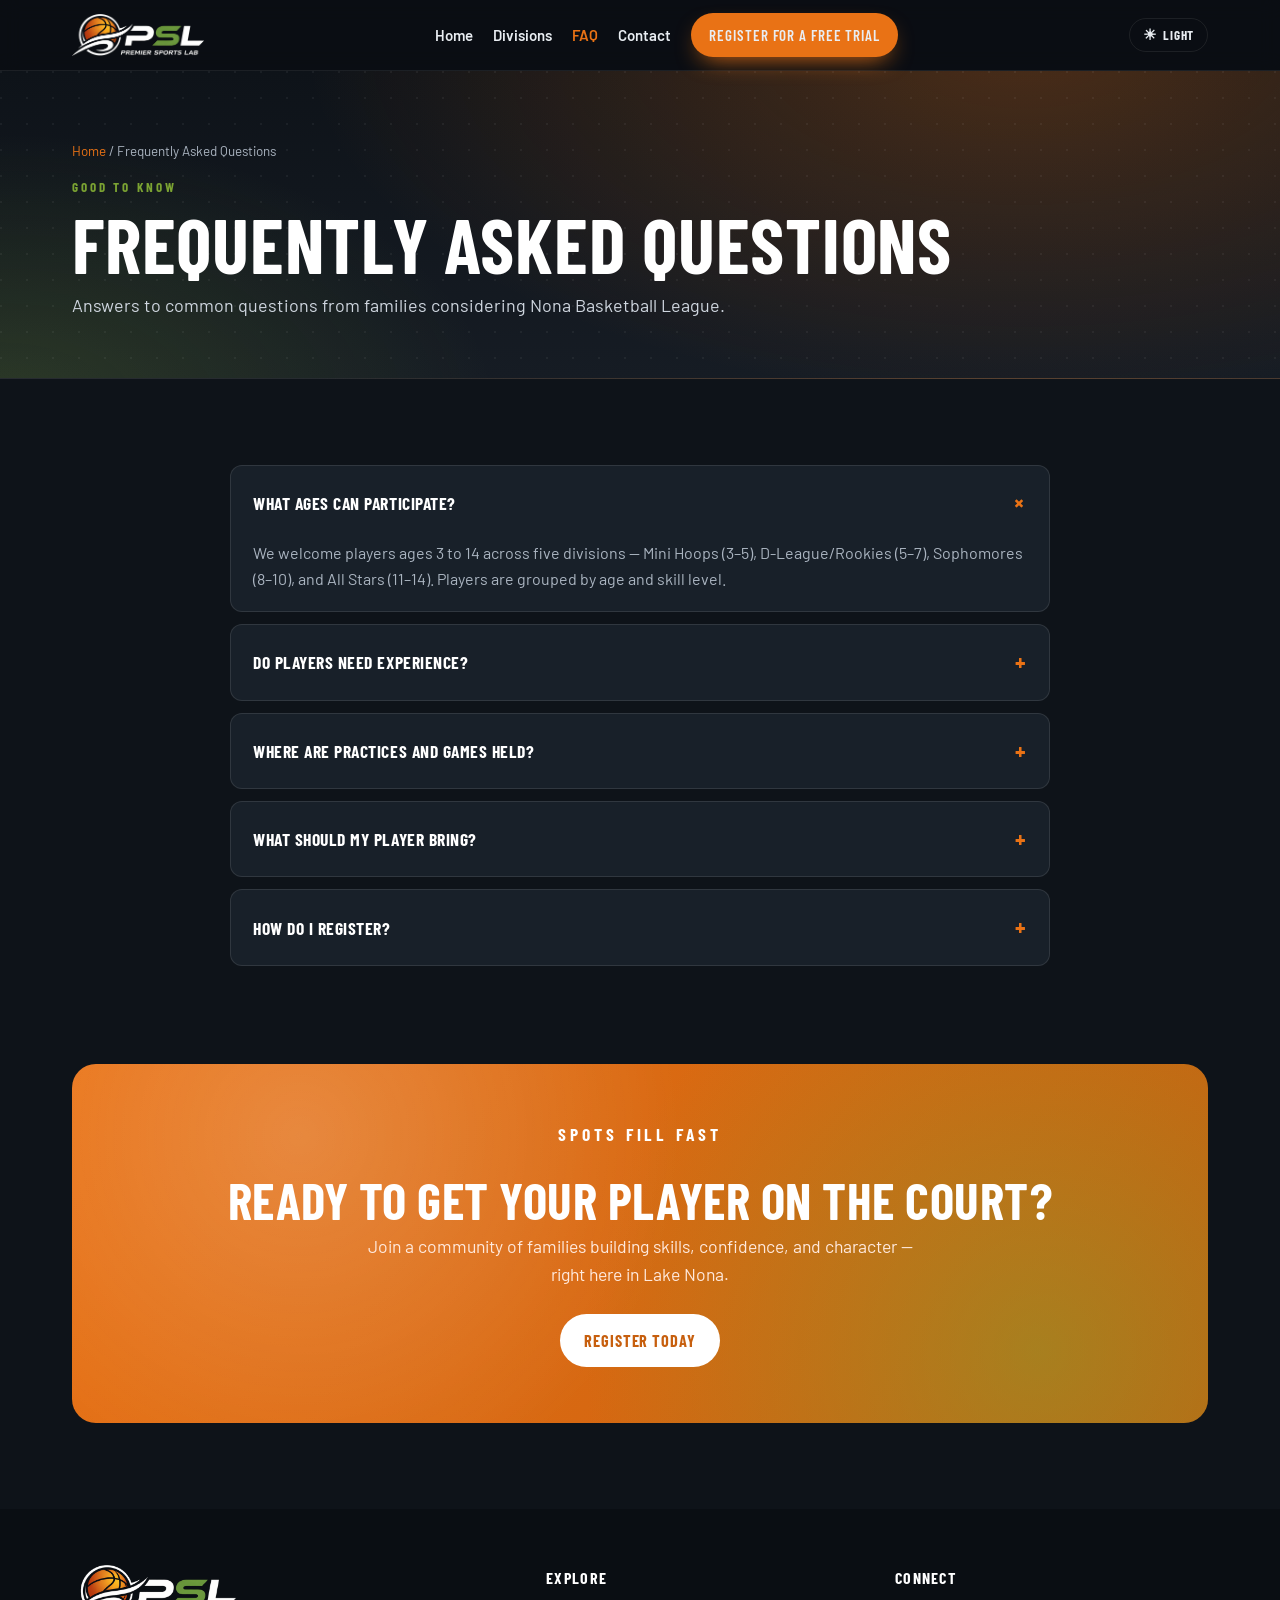
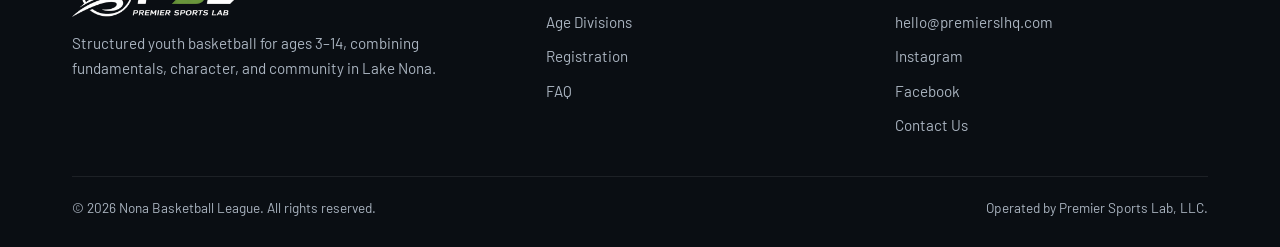
<file: faq.html>
<!DOCTYPE html>
<html lang="en">
  <head>
    <meta charset="utf-8" />
    <meta name="viewport" content="width=device-width,initial-scale=1" />
    <title>FAQ | Premier Sports Lab</title>
    <meta
      name="description"
      content="Frequently asked questions about ages, experience, location, equipment, and registration."
    />
    <link rel="preconnect" href="https://fonts.googleapis.com" />
    <link rel="preconnect" href="https://fonts.gstatic.com" crossorigin />
    <link
      href="https://fonts.googleapis.com/css2?family=Anton&family=Barlow:wght@400;500;600;700&family=Barlow+Condensed:wght@600;700&display=swap"
      rel="stylesheet"
    />
    <link rel="icon" href="assets/images/favicon.svg" type="image/svg+xml" />
    <link rel="stylesheet" href="assets/css/styles.css" />
  </head>
  <body class="theme-dark">
    <header class="nav">
      <div class="wrap nav-inner">
        <a class="brand" href="index.html"
          ><img
            class="logo-img"
            src="assets/images/image-1.png"
            alt="Nona Basketball League logo"
          /><span class="brand-sub"
            ></a
        >
        <nav class="links" id="menu" aria-label="Primary navigation">
          <a class="" href="index.html">Home</a>
          <!-- <a class="" href="about.html">About</a> -->
          <a class="" href="divisions.html">Divisions</a>
          <!-- <a class="" href="schedule.html">Schedule</a> -->
          <!-- <a class="active" href="gallery.html">Gallery</a> -->
          <a class="active" href="faq.html">FAQ</a>
          <a class="" href="contact.html">Contact</a>
          <a
            class="btn btn-primary nav-cta"
            data-href="registrationUrl"
            href="http://premiersportslab.leagueapps.com/leagues/basketball/5173650-free-trial-registration">Register For A Free Trial</a>
        </nav>
        <div class="nav-right">
          <button
            class="theme-toggle"
            id="themeToggle"
            type="button"
            aria-label="Toggle theme"
          >
            <span id="themeIcon">☀</span
            ><span id="themeLabel">Light</span></button
          ><button
            class="burger"
            id="burger"
            type="button"
            aria-expanded="false"
            aria-controls="menu"
            aria-label="Open menu"
          >
            ☰
          </button>
        </div>
      </div>
    </header>
    <main>
      <section class="page-hero">
        <div class="wrap">
          <div class="breadcrumb">
            <a href="index.html">Home</a> / Frequently Asked Questions
          </div>
          <div class="eyebrow">Good to Know</div>
          <h1>Frequently Asked Questions</h1>
          <p>
            Answers to common questions from families considering Nona
            Basketball League.
          </p>
        </div>
      </section>
      <section>
        <div class="wrap">
          <div class="faq">
            <details open="">
              <summary>What ages can participate?</summary>
              <div class="body">
                We welcome players ages 3 to 14 across five divisions — Mini
                Hoops (3–5), D-League/Rookies (5–7), Sophomores (8–10), and All
                Stars (11–14). Players are grouped by age and skill level.
              </div>
            </details>
            <details>
              <summary>Do players need experience?</summary>
              <div class="body">
                Not at all. The league caters to both beginners and intermediate
                players. Our coaches provide the right level of attention
                whether it's your player's first time on the court or they're
                ready to compete.
              </div>
            </details>
            <details>
              <summary>Where are practices and games held?</summary>
              <div class="body">
                All sessions take place at SoFive (XL) Lake Nona, 12314 Suttner
                Ave, Orlando, FL 32827 — a premier indoor facility right in the
                heart of Lake Nona.
              </div>
            </details>
            <details>
              <summary>What should my player bring?</summary>
              <div class="body">
                Comfortable athletic clothing, court shoes, and a water bottle.
                Basketballs and training equipment are provided during sessions.
              </div>
            </details>
            <details>
              <summary>How do I register?</summary>
              <div class="body">
                Select the <b>REGISTER TODAY</b> button below, or reach out
                directly. We'll confirm your player's division and share payment
                details and the season schedule.
              </div>
            </details>
          </div>
        </div>
      </section>
      <section style="padding-top: 0">
        <div class="wrap">
          <div class="cta-band">
            <p class="eyebrow">Spots Fill Fast</p>
            <h2>Ready to Get Your Player on the Court?</h2>
            <p>
              Join a community of families building skills, confidence, and
              character — right here in Lake Nona.
            </p>
            <a
              class="btn"
              href="register.html"
              style="background: #fff; color: var(--orange-dark)"
              >Register Today</a
            >
          </div>
        </div>
      </section>
    </main>
    <footer>
      <div class="wrap">
        <div class="foot-grid">
          <div class="foot-brand">
            <img
              src="assets/images/image-1.png"
              alt="Nona Basketball League"
              style="height: 52px; width: auto"
            />
            <p>
              Structured youth basketball for ages 3–14, combining fundamentals,
              character, and community in Lake Nona.
            </p>
          </div>
          <div>
            <h4>Explore</h4>
            <a href="divisions.html">Age Divisions</a>
            <!-- <a href="schedule.html">Schedule</a> -->
            <a href="register.html">Registration</a>
            <a href="faq.html">FAQ</a>
          </div>
          <div>
            <h4>Connect</h4>
            <a data-href="email" href="contact.html">
              <span data-config="email">League Email</span>
            </a>
            <a data-href="https://www.instagram.com/premiersportslab/" href="#">Instagram</a>
            <a data-href="https://www.facebook.com/profile.php?id=61591944906627" href="#">Facebook</a>
            <a href="contact.html">Contact Us</a>
          </div>
        </div>
        <div class="foot-bottom">
          <span
            >© <span data-year></span> Nona Basketball League. All rights
            reserved.</span
          ><span
            >Operated by
            <span data-config="legalName">Premier Sports Lab, LLC</span>.</span
          >
        </div>
      </div>
    </footer>
    <script src="assets/js/config.js"></script>
    <script src="assets/js/site.js"></script>
  </body>
</html>
</file>
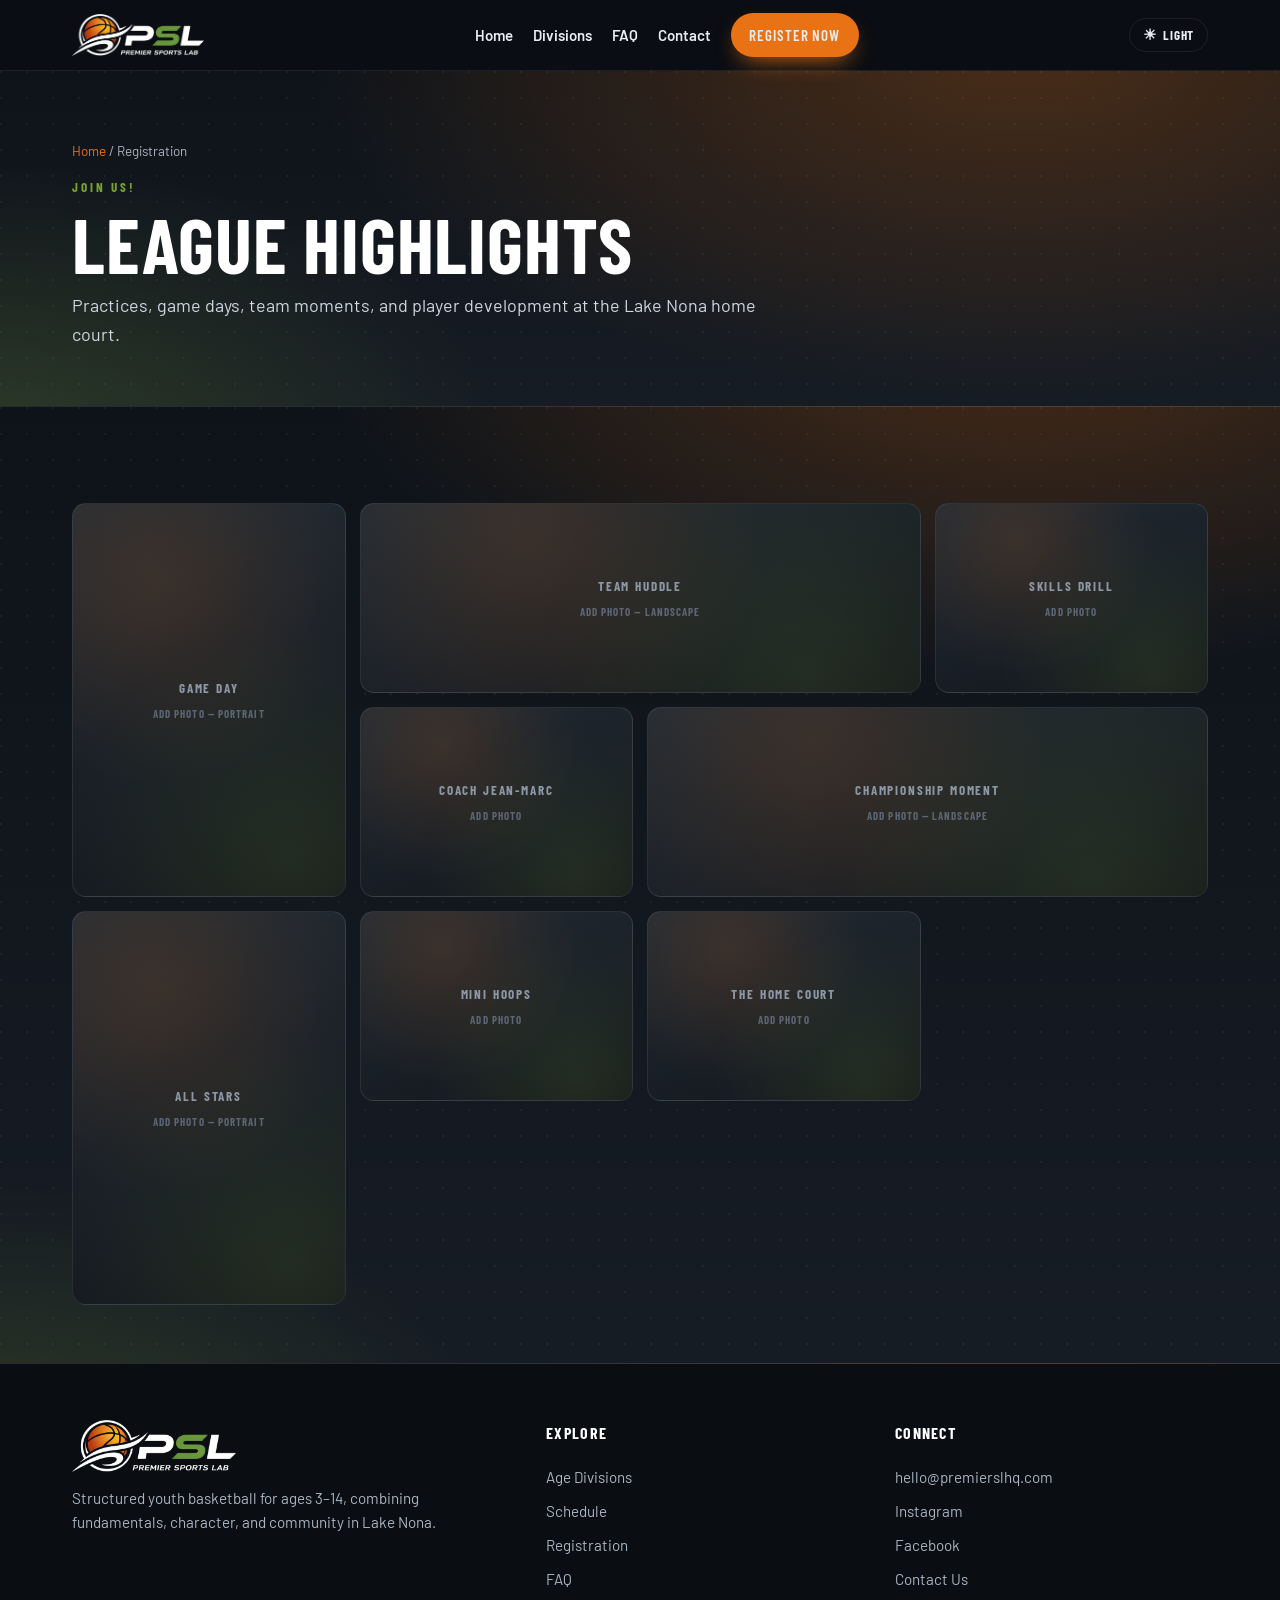
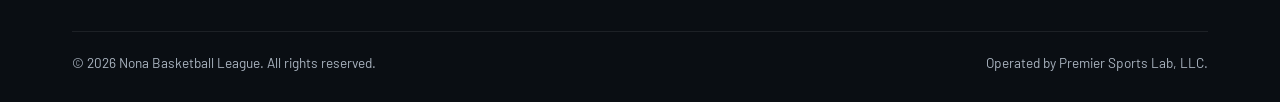
<file: gallery.html>
<!DOCTYPE html>
<html lang="en">
  <head>
    <meta charset="utf-8" />
    <meta name="viewport" content="width=device-width,initial-scale=1" />
    <title>Gallery | Premier Sports Lab</title>
    <meta
      name="description"
      content="View Nona Basketball League practice, game day, and community highlights."
    />
    <link rel="preconnect" href="https://fonts.googleapis.com" />
    <link rel="preconnect" href="https://fonts.gstatic.com" crossorigin />
    <link
      href="https://fonts.googleapis.com/css2?family=Anton&family=Barlow:wght@400;500;600;700&family=Barlow+Condensed:wght@600;700&display=swap"
      rel="stylesheet"
    />
    <link rel="icon" href="assets/images/favicon.svg" type="image/svg+xml" />
    <link rel="stylesheet" href="assets/css/styles.css" />
  </head>
  <body class="theme-dark">
    <header class="nav">
      <div class="wrap nav-inner">
        <a class="brand" href="index.html"
          ><img
            class="logo-img"
            src="assets/images/image-1.png"
            alt="Nona Basketball League logo"
          /><span class="brand-sub"
            ></a
        >
        <nav class="links" id="menu" aria-label="Primary navigation">
          <a class="" href="index.html">Home</a>
          <!-- <a class="" href="about.html">About</a> -->
          <a class="" href="divisions.html">Divisions</a>
          <!-- <a class="" href="schedule.html">Schedule</a> -->
          <!-- <a class="active" href="gallery.html">Gallery</a> -->
          <a class="" href="faq.html">FAQ</a>
          <a class="" href="contact.html">Contact</a>
          <a
            class="btn btn-primary nav-cta"
            data-href="registrationUrl"
            href="register.html"
            >Register Now</a
          >
        </nav>
        <div class="nav-right">
          <button
            class="theme-toggle"
            id="themeToggle"
            type="button"
            aria-label="Toggle theme"
          >
            <span id="themeIcon">☀</span
            ><span id="themeLabel">Light</span></button
          ><button
            class="burger"
            id="burger"
            type="button"
            aria-expanded="false"
            aria-controls="menu"
            aria-label="Open menu"
          >
            ☰
          </button>
        </div>
      </div>
    </header>
    <main>
      <section class="page-hero">
        <div class="wrap">
          <div class="breadcrumb">
            <a href="index.html">Home</a> / Registration
          </div>
          <div class="eyebrow">Join Us!</div>
          <h1>League Highlights</h1>
          <p>
            Practices, game days, team moments, and player development at the
            Lake Nona home court.
          </p>
        </div>
      </section>
      <section class="page-hero">
        <div class="wrap">
        </div>
        <br>
        <div class="wrap">
          <div class="gallery">
            <div class="gcell tall">
              <div class="ph">Game Day<small>Add photo — portrait</small></div>
            </div>
            <div class="gcell wide">
              <div class="ph">
                Team Huddle<small>Add photo — landscape</small>
              </div>
            </div>
            <div class="gcell">
              <div class="ph">Skills Drill<small>Add photo</small></div>
            </div>
            <div class="gcell">
              <div class="ph">Coach Jean-Marc<small>Add photo</small></div>
            </div>
            <div class="gcell wide">
              <div class="ph">
                Championship Moment<small>Add photo — landscape</small>
              </div>
            </div>
            <div class="gcell tall">
              <div class="ph">All Stars<small>Add photo — portrait</small></div>
            </div>
            <div class="gcell">
              <div class="ph">Mini Hoops<small>Add photo</small></div>
            </div>
            <div class="gcell">
              <div class="ph">The Home Court<small>Add photo</small></div>
            </div>
          </div>
        </div>
      </section>
    </main>
    <footer>
      <div class="wrap">
        <div class="foot-grid">
          <div class="foot-brand">
            <img
              src="assets/images/image-1.png"
              alt="Nona Basketball League"
              style="height: 52px; width: auto"
            />
            <p>
              Structured youth basketball for ages 3–14, combining fundamentals,
              character, and community in Lake Nona.
            </p>
          </div>
          <div>
            <h4>Explore</h4>
            <a href="divisions.html">Age Divisions</a
            ><a href="schedule.html">Schedule</a
            ><a href="register.html">Registration</a><a href="faq.html">FAQ</a>
          </div>
          <div>
            <h4>Connect</h4>
            <a data-href="email" href="contact.html"
              ><span data-config="email">League Email</span></a
            ><a data-href="instagramUrl" href="#">Instagram</a
            ><a data-href="facebookUrl" href="#">Facebook</a
            ><a href="contact.html">Contact Us</a>
          </div>
        </div>
        <div class="foot-bottom">
          <span
            >© <span data-year></span> Nona Basketball League. All rights
            reserved.</span
          ><span
            >Operated by
            <span data-config="legalName">Premier Sports Lab, LLC</span>.</span
          >
        </div>
      </div>
    </footer>
    <script src="assets/js/config.js"></script>
    <script src="assets/js/site.js"></script>
  </body>
</html>
</file>
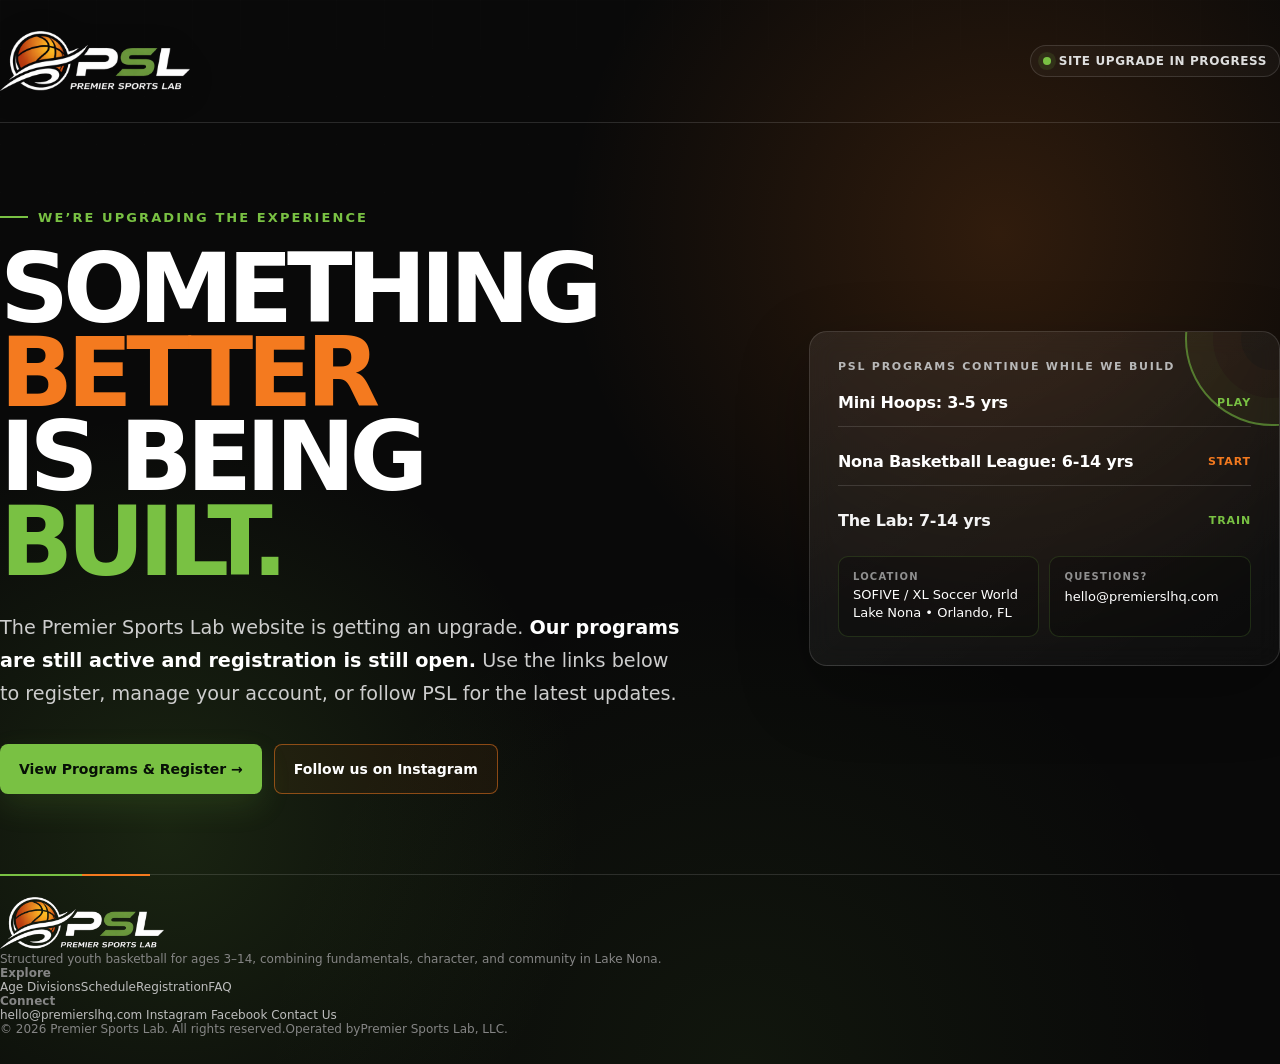
<file: index_under_construction.html>
<!DOCTYPE html>
<html lang="en">
<head>
  <meta charset="UTF-8" />
  <meta name="viewport" content="width=device-width, initial-scale=1.0" />

  <title>Premier Sports Lab | Basketball League & Training in Lake Nona</title>
  <meta
    name="description"
    content="Premier Sports Lab offers youth basketball leagues, Mini Hoops, skills training through The Lab, and adult pickup basketball in Lake Nona, Orlando."
  />

  <style>
    :root {
      --psl-orange: #f47a1f;
      --psl-green: #79c143;
      --psl-green-deep: #4f8f2e;
      --psl-black: #090909;
      --psl-charcoal: #141414;
      --psl-white: #ffffff;
      --psl-muted: #b8b8b8;
      --psl-line: rgba(255,255,255,.13);
    }

    * {
      box-sizing: border-box;
      margin: 0;
      padding: 0;
    }

    html {
      scroll-behavior: smooth;
    }

    body {
      min-height: 100vh;
      font-family: Inter, ui-sans-serif, system-ui, -apple-system, BlinkMacSystemFont,
        "Segoe UI", sans-serif;
      color: var(--psl-white);
      background:
        radial-gradient(circle at 78% 22%, rgba(244,122,31,.17), transparent 27rem),
        radial-gradient(circle at 13% 78%, rgba(121,193,67,.15), transparent 26rem),
        radial-gradient(circle at 58% 100%, rgba(121,193,67,.07), transparent 30rem),
        var(--psl-black);
      overflow-x: hidden;
    }

    body::before {
      content: "";
      position: fixed;
      inset: 0;
      pointer-events: none;
      opacity: .22;
      background-image:
        linear-gradient(rgba(255,255,255,.035) 1px, transparent 1px),
        linear-gradient(90deg, rgba(255,255,255,.035) 1px, transparent 1px);
      background-size: 48px 48px;
      mask-image: linear-gradient(to bottom, black, transparent 92%);
    }

    .page {
      position: relative;
      min-height: 100vh;
      display: flex;
      flex-direction: column;
      width: min(1180px, calc(100% - 40px));
      margin: 0 auto;
    }

    header {
      display: flex;
      align-items: center;
      justify-content: space-between;
      gap: 24px;
      padding: 28px 0;
      border-bottom: 1px solid var(--psl-line);
    }

    .brand {
      display: flex;
      align-items: center;
      gap: 13px;
      text-decoration: none;
      color: white;
    }

    .brand-logo {
      display: block;
      width: auto;
      height: 66px;
      max-width: 190px;
      object-fit: contain;
      filter: drop-shadow(0 6px 14px rgba(0,0,0,.28));
    }

    .brand-copy strong {
      display: block;
      font-size: 14px;
      letter-spacing: .13em;
      text-transform: uppercase;
    }

    .brand-copy small {
      color: var(--psl-muted);
      font-size: 12px;
    }

    .status {
      display: inline-flex;
      align-items: center;
      gap: 8px;
      padding: 8px 12px;
      border: 1px solid var(--psl-line);
      border-radius: 999px;
      color: #dedede;
      font-size: 12px;
      font-weight: 700;
      letter-spacing: .05em;
      text-transform: uppercase;
      background: rgba(255,255,255,.03);
    }

    .status-dot {
      width: 8px;
      height: 8px;
      border-radius: 50%;
      background: var(--psl-green);
      box-shadow: 0 0 0 5px rgba(121,193,67,.12);
    }

    main {
      flex: 1;
      display: grid;
      grid-template-columns: minmax(0, 1.2fr) minmax(310px, .8fr);
      gap: clamp(50px, 8vw, 110px);
      align-items: center;
      padding: 80px 0;
    }

    .eyebrow {
      display: inline-flex;
      align-items: center;
      gap: 10px;
      margin-bottom: 22px;
      color: var(--psl-green);
      font-size: 13px;
      font-weight: 900;
      letter-spacing: .16em;
      text-transform: uppercase;
    }

    .eyebrow::before {
      content: "";
      width: 28px;
      height: 2px;
      background: var(--psl-green);
    }

    h1 {
      max-width: 820px;
      font-size: clamp(3.5rem, 7.5vw, 7.7rem);
      line-height: .88;
      letter-spacing: -.065em;
      text-transform: uppercase;
    }

    h1 .accent {
      color: var(--psl-orange);
    }

    h1 .accent-green {
      color: var(--psl-green);
    }

    .lead {
      max-width: 690px;
      margin-top: 28px;
      color: #cdcdcd;
      font-size: clamp(1rem, 1.5vw, 1.2rem);
      line-height: 1.7;
    }

    .lead strong {
      color: white;
    }

    .actions {
      display: flex;
      flex-wrap: wrap;
      gap: 12px;
      margin-top: 34px;
    }

    .btn {
      min-height: 50px;
      display: inline-flex;
      align-items: center;
      justify-content: center;
      gap: 9px;
      padding: 0 19px;
      border-radius: 8px;
      text-decoration: none;
      font-weight: 850;
      font-size: 14px;
      transition: transform .18s ease, opacity .18s ease, background .18s ease;
    }

    .btn:hover {
      transform: translateY(-2px);
    }

    .btn-primary {
      color: #071006;
      background: var(--psl-green);
      box-shadow: 0 12px 30px rgba(121,193,67,.14);
    }

    .btn-primary:hover {
      background: #8bd153;
    }

    .btn-secondary {
      color: white;
      background: rgba(244,122,31,.06);
      border: 1px solid rgba(244,122,31,.52);
    }

    .btn-secondary:hover {
      background: rgba(244,122,31,.12);
    }

    .panel {
      position: relative;
      padding: 28px;
      border: 1px solid var(--psl-line);
      border-radius: 18px;
      background: linear-gradient(145deg, rgba(255,255,255,.075), rgba(255,255,255,.025));
      box-shadow: 0 24px 70px rgba(0,0,0,.28);
      backdrop-filter: blur(12px);
      overflow: hidden;
    }

    .panel::before {
      content: "";
      position: absolute;
      top: -80px;
      right: -80px;
      width: 170px;
      height: 170px;
      border-radius: 50%;
      border: 2px solid rgba(121,193,67,.58);
      box-shadow:
        inset 0 0 0 26px rgba(121,193,67,.035),
        inset 0 0 0 54px rgba(244,122,31,.025);
    }

    .panel-label {
      position: relative;
      z-index: 1;
      margin-bottom: 20px;
      color: var(--psl-muted);
      font-size: 11px;
      font-weight: 900;
      letter-spacing: .16em;
      text-transform: uppercase;
    }

    .programs {
      position: relative;
      z-index: 1;
      display: grid;
      gap: 11px;
    }

    .program {
      display: flex;
      align-items: center;
      justify-content: space-between;
      gap: 20px;
      padding: 14px 0;
      border-bottom: 1px solid var(--psl-line);
    }

    .program:last-child {
      border-bottom: 0;
      padding-bottom: 0;
    }

    .program:first-child {
      padding-top: 0;
    }

    .program-name {
      font-weight: 820;
      letter-spacing: -.015em;
    }

    .program-tag {
      color: var(--psl-green);
      font-size: 11px;
      font-weight: 900;
      letter-spacing: .08em;
      text-transform: uppercase;
      white-space: nowrap;
    }

    .program:nth-child(even) .program-tag {
      color: var(--psl-orange);
    }

    .program:nth-child(3) .program-name {
      color: #f4f4f4;
    }

    .contact-strip {
      display: grid;
      grid-template-columns: repeat(2, minmax(0, 1fr));
      gap: 10px;
      margin-top: 26px;
    }

    .contact-card {
      padding: 14px;
      border-radius: 10px;
      background: rgba(0,0,0,.24);
      border: 1px solid rgba(121,193,67,.18);
    }

    .contact-card span {
      display: block;
      margin-bottom: 4px;
      color: #909090;
      font-size: 10px;
      font-weight: 800;
      letter-spacing: .12em;
      text-transform: uppercase;
    }

    .contact-card a,
    .contact-card p {
      color: white;
      text-decoration: none;
      font-size: 13px;
      line-height: 1.4;
    }

    footer::before {
      content: "";
      position: absolute;
      top: -1px;
      left: 0;
      width: 150px;
      height: 2px;
      background: linear-gradient(90deg, var(--psl-green) 0 55%, var(--psl-orange) 55% 100%);
    }

    footer {
      position: relative;
      display: flex;
      align-items: center;
      justify-content: space-between;
      gap: 16px;
      padding: 22px 0 28px;
      border-top: 1px solid var(--psl-line);
      color: #858585;
      font-size: 12px;
    }

    footer a {
      color: #bdbdbd;
      text-decoration: none;
    }

    @media (max-width: 860px) {
      main {
        grid-template-columns: 1fr;
        padding: 64px 0;
      }

      h1 {
        font-size: clamp(3.4rem, 15vw, 6.3rem);
      }

      .panel {
        max-width: 620px;
      }
    }

    @media (max-width: 580px) {
      .page {
        width: min(100% - 28px, 1180px);
      }

      header {
        padding: 20px 0;
      }

      .brand-logo {
        height: 52px;
        max-width: 150px;
      }

      .brand-copy small,
      .status span:last-child {
        display: none;
      }

      main {
        padding: 52px 0;
      }

      .lead {
        margin-top: 22px;
      }

      .actions {
        display: grid;
      }

      .btn {
        width: 100%;
      }

      .contact-strip {
        grid-template-columns: 1fr;
      }

      footer {
        align-items: flex-start;
        flex-direction: column;
      }
    }
  </style>
</head>

<body>
    <header>
      <a class="brand" href="/" aria-label="Premier Sports Lab home">
        <img
          class="brand-logo"
          src="assets/images/image-1.png"
          alt="Premier Sports Lab"
        />
      </a>

      <div class="status">
        <span class="status-dot"></span>
        <span>Site Upgrade In Progress</span>
      </div>
    </header>

    <main>
      <section>
        <div class="eyebrow">We’re upgrading the experience</div>

        <h1>
          Something <span class="accent">Better</span><br />
          Is Being <span class="accent-green">Built.</span>
        </h1>

        <p class="lead">
          The Premier Sports Lab website is getting an upgrade.
          <strong>Our programs are still active and registration is still open.</strong>
          Use the links below to register, manage your account, or follow PSL for the latest updates.
        </p>

        <div class="actions">
          <a
            class="btn btn-primary"
            href="https://app.gostudiopro.com/online/premiersportslab"
            target="_blank"
            rel="noopener noreferrer"
          >
            View Programs &amp; Register →
          </a>

          <a
            class="btn btn-secondary"
            href="https://www.instagram.com/premiersportslab/"
            target="_blank"
            rel="noopener noreferrer"
          >
            Follow us on Instagram
          </a>
        </div>
      </section>

      <aside class="panel">
        <div class="panel-label">PSL programs continue while we build</div>

        <div class="programs">
          <div class="program">
            <span class="program-name">Mini Hoops: 3-5 yrs</span>
            <span class="program-tag">Play</span>
          </div>
          <div class="program">
            <span class="program-name">Nona Basketball League: 6-14 yrs</span>
            <span class="program-tag">Start</span>
          </div>
          <div class="program">
            <span class="program-name">The Lab: 7-14 yrs</span>
            <span class="program-tag">Train</span>
          </div>
        </div>

        <div class="contact-strip">
          <div class="contact-card">
            <span>Location</span>
            <p>SOFIVE / XL Soccer World</p>
            <p>Lake Nona • Orlando, FL</p>
          </div>

          <div class="contact-card">
            <span>Questions?</span>
            <a href="mailto:hello@premierslhq.com">hello@premierslhq.com</a>
          </div>
        </div>
      </aside>
    </main>

    <footer>
      <div class="wrap">
        <div class="foot-grid">
          <div class="foot-brand">
            <img
              src="assets/images/image-1.png"
              alt="Nona Basketball League"
              style="height: 52px; width: auto"
            />
            <p>
              Structured youth basketball for ages 3–14, combining fundamentals,
              character, and community in Lake Nona.
            </p>
          </div>
          <div>
            <h4>Explore</h4>
            <a href="divisions.html">Age Divisions</a
            ><a href="schedule.html">Schedule</a
            ><a href="register.html">Registration</a><a href="faq.html">FAQ</a>
          </div>
          <div>
            <h4>Connect</h4>
            <a data-href="email" href="contact.html">
              <span data-config="email">League Email</span>
            </a>
            <a data-href="https://www.instagram.com/premiersportslab/" href="#">Instagram</a>
            <a data-href="facebookUrl" href="#">Facebook</a>
            <a href="contact.html">Contact Us</a>
          </div>
        </div>
        <div class="foot-bottom">
          <span>© <span data-year></span> Premier Sports Lab. All rights reserved.</span><span>Operated by<span data-config="legalName">Premier Sports Lab, LLC</span>.</span>
        </div>
      </div>
    </footer>
    <script src="assets/js/config.js"></script>
    <script src="assets/js/site.js"></script>
</body>
</html>
</file>
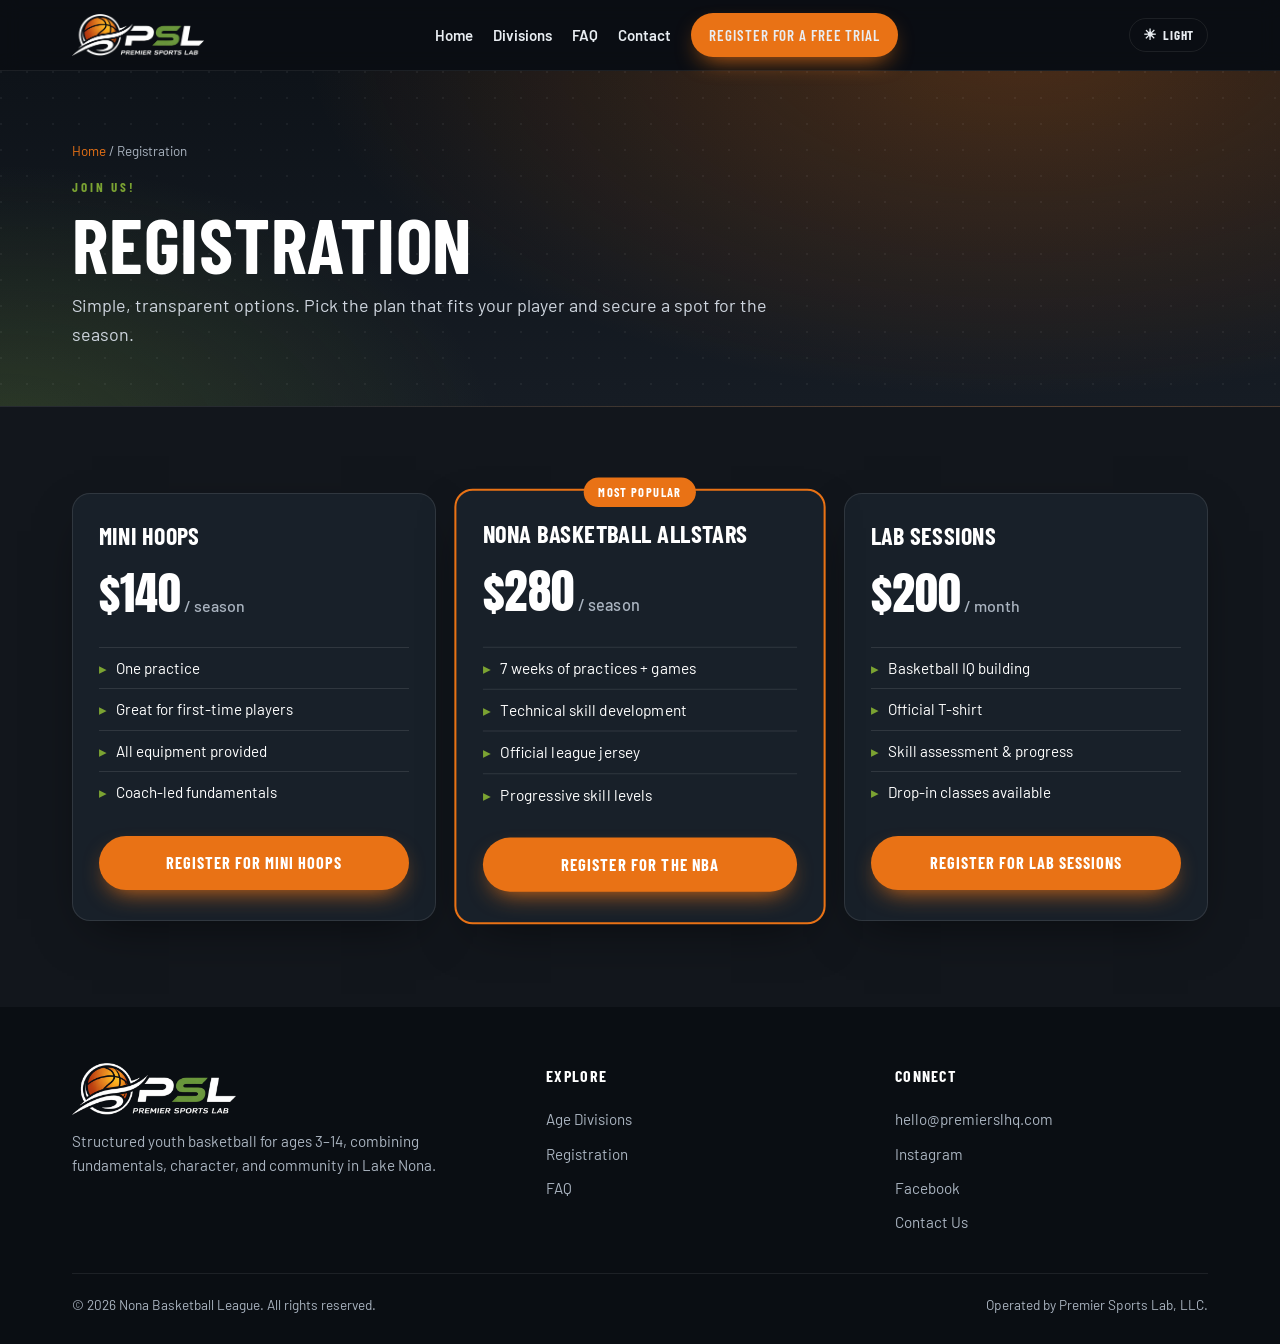
<file: register.html>
<!DOCTYPE html>
<html lang="en">
  <head>
    <meta charset="utf-8" />
    <meta name="viewport" content="width=device-width,initial-scale=1" />
    <title>Registration | Premier Sports Lab</title>
    <meta
      name="description"
      content="Register for Nona Basketball League youth basketball programs in Lake Nona."
    />
    <link rel="preconnect" href="https://fonts.googleapis.com" />
    <link rel="preconnect" href="https://fonts.gstatic.com" crossorigin />
    <link
      href="https://fonts.googleapis.com/css2?family=Anton&family=Barlow:wght@400;500;600;700&family=Barlow+Condensed:wght@600;700&display=swap"
      rel="stylesheet"
    />
    <link rel="icon" href="assets/images/favicon.svg" type="image/svg+xml" />
    <link rel="stylesheet" href="assets/css/styles.css" />
  </head>
  <body class="theme-dark">
    <header class="nav">
      <div class="wrap nav-inner">
        <a class="brand" href="index.html"
          ><img
            class="logo-img"
            src="assets/images/image-1.png"
            alt="Nona Basketball League logo"
          /><span class="brand-sub"
            ></a
        >
        <nav class="links" id="menu" aria-label="Primary navigation">
          <a class="" href="index.html">Home</a>
          <!-- <a class="" href="about.html">About</a> -->
          <a class="" href="divisions.html">Divisions</a>
          <!-- <a class="" href="schedule.html">Schedule</a> -->
          <!-- <a class="active" href="gallery.html">Gallery</a> -->
          <a class="" href="faq.html">FAQ</a>
          <a class="" href="contact.html">Contact</a>
          <a
            class="btn btn-primary nav-cta"
            data-href="registrationUrl"
            href="http://premiersportslab.leagueapps.com/leagues/basketball/5173650-free-trial-registration">Register For A Free Trial</a>
        </nav>
        <div class="nav-right">
          <button
            class="theme-toggle"
            id="themeToggle"
            type="button"
            aria-label="Toggle theme"
          >
            <span id="themeIcon">☀</span
            ><span id="themeLabel">Light</span></button
          ><button
            class="burger"
            id="burger"
            type="button"
            aria-expanded="false"
            aria-controls="menu"
            aria-label="Open menu"
          >
            ☰
          </button>
        </div>
      </div>
    </header>
    <main>
      <section class="page-hero">
        <div class="wrap">
          <div class="breadcrumb">
            <a href="index.html">Home</a> / Registration
          </div>
          <div class="eyebrow">Join Us!</div>
          <h1>Registration</h1>
          <p>
            Simple, transparent options. Pick the plan that fits your player
              and secure a spot for the season.
          </p>
        </div>
      </section>
      <section class="soft" id="register">
        <div class="wrap">
          <div class="price-grid">
            <div class="price">
              <h3>Mini Hoops</h3>
              <div class="amt">$140<small> / season</small></div>
              <ul>
                <li>One practice</li>
                <li>Great for first-time players</li>
                <li>All equipment provided</li>
                <li>Coach-led fundamentals</li>
              </ul>
              <a class="btn btn-primary" href="http://premiersportslab.leagueapps.com/events/5147223-mini-hoops">Register for Mini Hoops</a>
            </div>
            <div class="price feature">
              <div class="rec">Most Popular</div>
              <h3>Nona Basketball Allstars</h3>
              <div class="amt">$280<small> / season</small></div>
              <ul>
                <li>7 weeks of practices + games</li>
                <li>Technical skill development</li>
                <li>Official league jersey</li>
                <li>Progressive skill levels</li>
              </ul>
              <a class="btn btn-primary" href="https://premiersportslab.leagueapps.com/leagues/basketball">Register for The NBA</a>
            </div>
            <div class="price">
              <h3>Lab Sessions</h3>
              <div class="amt">$200<small> / month</small></div>
              <ul>
                <li>Basketball IQ building</li>
                <li>Official T-shirt</li>
                <li>Skill assessment &amp; progress</li>
                <li>Drop-in classes available</li>
              </ul>
              <a class="btn btn-primary" href="http://premiersportslab.leagueapps.com/events/5129987-lab-training-sessions">Register for Lab Sessions</a>
            </div>
          </div>
        </div>
      </section>
    </main>
    <footer>
      <div class="wrap">
        <div class="foot-grid">
          <div class="foot-brand">
            <img
              src="assets/images/image-1.png"
              alt="Nona Basketball League"
              style="height: 52px; width: auto"
            />
            <p>
              Structured youth basketball for ages 3–14, combining fundamentals,
              character, and community in Lake Nona.
            </p>
          </div>
          <div>
            <h4>Explore</h4>
            <a href="divisions.html">Age Divisions</a>
            <!-- <a href="schedule.html">Schedule</a> -->
            <a href="register.html">Registration</a>
            <a href="faq.html">FAQ</a>
          </div>
          <div>
            <h4>Connect</h4>
            <a data-href="email" href="contact.html">
              <span data-config="email">League Email</span>
            </a>
            <a data-href="https://www.instagram.com/premiersportslab/" href="#">Instagram</a>
            <a data-href="https://www.facebook.com/profile.php?id=61591944906627" href="#">Facebook</a>
            <a href="contact.html">Contact Us</a>
          </div>
        </div>
        <div class="foot-bottom">
          <span
            >© <span data-year></span> Nona Basketball League. All rights
            reserved.</span
          ><span
            >Operated by
            <span data-config="legalName">Premier Sports Lab, LLC</span>.</span
          >
        </div>
      </div>
    </footer>
    <script src="assets/js/config.js"></script>
    <script src="assets/js/site.js"></script>
  </body>
</html>
</file>
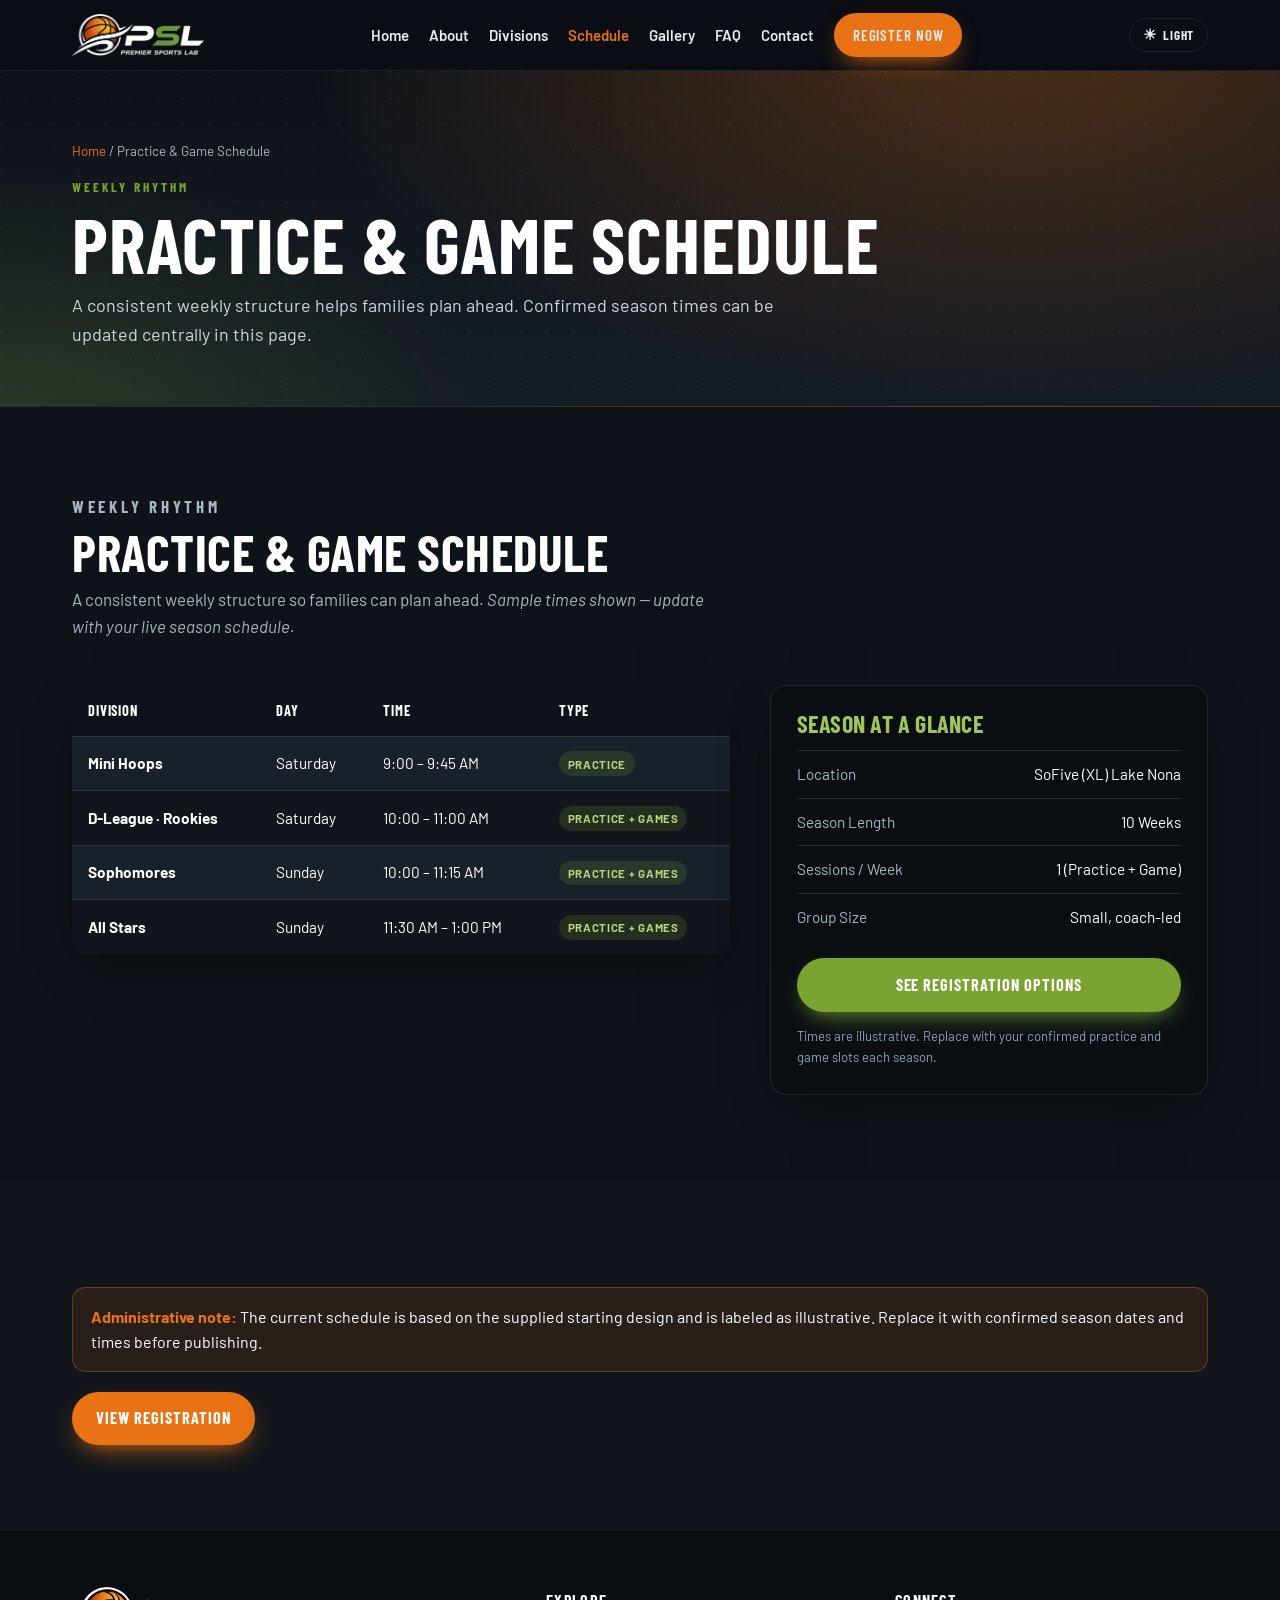
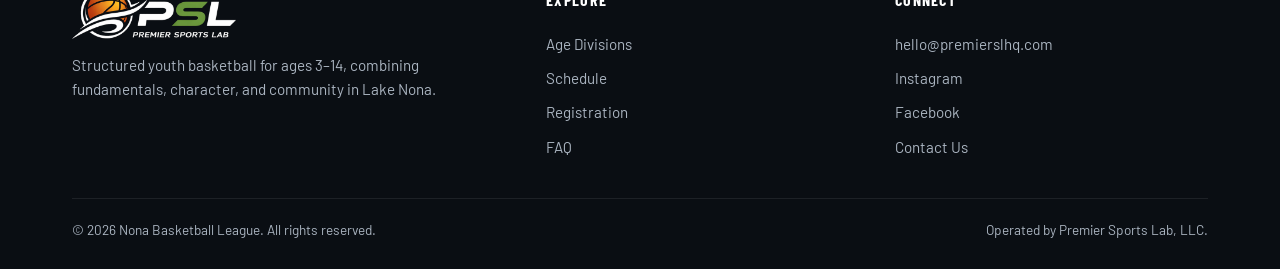
<file: schedule.html>
<!DOCTYPE html>
<html lang="en">
  <head>
    <meta charset="utf-8" />
    <meta name="viewport" content="width=device-width,initial-scale=1" />
    <title>Schedule | Premier Sports Lab</title>
    <meta
      name="description"
      content="View the weekly practice and game schedule for Nona Basketball League."
    />
    <link rel="preconnect" href="https://fonts.googleapis.com" />
    <link rel="preconnect" href="https://fonts.gstatic.com" crossorigin />
    <link
      href="https://fonts.googleapis.com/css2?family=Anton&family=Barlow:wght@400;500;600;700&family=Barlow+Condensed:wght@600;700&display=swap"
      rel="stylesheet"
    />
    <link rel="icon" href="assets/images/favicon.svg" type="image/svg+xml" />
    <link rel="stylesheet" href="assets/css/styles.css" />
  </head>
  <body class="theme-dark">
    <header class="nav">
      <div class="wrap nav-inner">
        <a class="brand" href="index.html"
          ><img
            class="logo-img"
            src="assets/images/image-1.png"
            alt="Nona Basketball League logo"
          /><span class="brand-sub"
            ></a
        >
        <nav class="links" id="menu" aria-label="Primary navigation">
          <a class="" href="index.html">Home</a
          ><a class="" href="about.html">About</a
          ><a class="" href="divisions.html">Divisions</a
          ><a class="active" href="schedule.html">Schedule</a
          ><a class="" href="gallery.html">Gallery</a
          ><a class="" href="faq.html">FAQ</a
          ><a class="" href="contact.html">Contact</a
          ><a
            class="btn btn-primary nav-cta"
            data-href="registrationUrl"
            href="register.html"
            >Register Now</a
          >
        </nav>
        <div class="nav-right">
          <button
            class="theme-toggle"
            id="themeToggle"
            type="button"
            aria-label="Toggle theme"
          >
            <span id="themeIcon">☀</span
            ><span id="themeLabel">Light</span></button
          ><button
            class="burger"
            id="burger"
            type="button"
            aria-expanded="false"
            aria-controls="menu"
            aria-label="Open menu"
          >
            ☰
          </button>
        </div>
      </div>
    </header>
    <main>
      <section class="page-hero">
        <div class="wrap">
          <div class="breadcrumb">
            <a href="index.html">Home</a> / Practice & Game Schedule
          </div>
          <div class="eyebrow">Weekly Rhythm</div>
          <h1>Practice & Game Schedule</h1>
          <p>
            A consistent weekly structure helps families plan ahead. Confirmed
            season times can be updated centrally in this page.
          </p>
        </div>
      </section>
      <section id="schedule">
        <div class="wrap">
          <div class="section-head">
            <p class="eyebrow">Weekly Rhythm</p>
            <h2>Practice &amp; Game Schedule</h2>
            <p>
              A consistent weekly structure so families can plan ahead.
              <em
                >Sample times shown — update with your live season schedule.</em
              >
            </p>
          </div>
          <div class="sched-wrap">
            <table class="sched">
              <thead>
                <tr>
                  <th>Division</th>
                  <th>Day</th>
                  <th>Time</th>
                  <th>Type</th>
                </tr>
              </thead>
              <tbody>
                <tr>
                  <td class="day">Mini Hoops</td>
                  <td>Saturday</td>
                  <td>9:00 – 9:45 AM</td>
                  <td><span class="pill">Practice</span></td>
                </tr>
                <tr>
                  <td class="day">D-League · Rookies</td>
                  <td>Saturday</td>
                  <td>10:00 – 11:00 AM</td>
                  <td><span class="pill">Practice + Games</span></td>
                </tr>
                <tr>
                  <td class="day">Sophomores</td>
                  <td>Sunday</td>
                  <td>10:00 – 11:15 AM</td>
                  <td><span class="pill">Practice + Games</span></td>
                </tr>
                <tr>
                  <td class="day">All Stars</td>
                  <td>Sunday</td>
                  <td>11:30 AM – 1:00 PM</td>
                  <td><span class="pill">Practice + Games</span></td>
                </tr>
              </tbody>
            </table>
            <div class="season-card">
              <h3>Season At a Glance</h3>
              <ul>
                <li><span>Location</span><span>SoFive (XL) Lake Nona</span></li>
                <li><span>Season Length</span><span>10 Weeks</span></li>
                <li>
                  <span>Sessions / Week</span><span>1 (Practice + Game)</span>
                </li>
                <li><span>Group Size</span><span>Small, coach-led</span></li>
              </ul>
              <a
                class="btn btn-green"
                href="register.html"
                style="width: 100%; justify-content: center; margin-top: 18px"
                >See Registration Options</a
              >
              <p class="note" style="color: #93a0b0">
                Times are illustrative. Replace with your confirmed practice and
                game slots each season.
              </p>
            </div>
          </div>
        </div>
      </section>
      <section class="soft">
        <div class="wrap">
          <div class="notice">
            <strong>Administrative note:</strong> The current schedule is based
            on the supplied starting design and is labeled as illustrative.
            Replace it with confirmed season dates and times before publishing.
          </div>
          <a class="btn btn-primary" href="register.html">View Registration</a>
        </div>
      </section>
    </main>
    <footer>
      <div class="wrap">
        <div class="foot-grid">
          <div class="foot-brand">
            <img
              src="assets/images/image-1.png"
              alt="Nona Basketball League"
              style="height: 52px; width: auto"
            />
            <p>
              Structured youth basketball for ages 3–14, combining fundamentals,
              character, and community in Lake Nona.
            </p>
          </div>
          <div>
            <h4>Explore</h4>
            <a href="divisions.html">Age Divisions</a
            ><a href="schedule.html">Schedule</a
            ><a href="register.html">Registration</a><a href="faq.html">FAQ</a>
          </div>
          <div>
            <h4>Connect</h4>
            <a data-href="email" href="contact.html"
              ><span data-config="email">League Email</span></a
            ><a data-href="instagramUrl" href="#">Instagram</a
            ><a data-href="facebookUrl" href="#">Facebook</a
            ><a href="contact.html">Contact Us</a>
          </div>
        </div>
        <div class="foot-bottom">
          <span
            >© <span data-year></span> Nona Basketball League. All rights
            reserved.</span
          ><span
            >Operated by
            <span data-config="legalName">Premier Sports Lab, LLC</span>.</span
          >
        </div>
      </div>
    </footer>
    <script src="assets/js/config.js"></script>
    <script src="assets/js/site.js"></script>
  </body>
</html>
</file>
<file: assets/css/styles.css>
:root{
  --orange:#E97215;
  --orange-dark:#C75F0E;
  --green:#7BA332;
  --green-dark:#5E7D22;
  --gold:#E9B94B;
  --accent-text:#7BA332;
  --radius:16px;
  --maxw:1180px;
}
/* ================= DARK THEME ================= */
body.theme-dark{
  --bg:#0E1319; --surface:#182029; --surface-2:#12161C; --band:#0A0E13; --band-ink:#FFFFFF;
  --ink:#FFFFFF; --muted:#AAB4C0; --line:rgba(255,255,255,.10);
  --nav-bg:rgba(10,14,19,.92); --nav-ink:#E9EDF2; --nav-border:rgba(255,255,255,.08);
  --hero-bg:radial-gradient(1200px 600px at 80% -10%,rgba(233,114,21,.28),transparent 60%),radial-gradient(900px 500px at 0% 110%,rgba(123,163,50,.22),transparent 55%),linear-gradient(180deg,#0E1319,#161C24);
  --hero-ink:#FFFFFF; --hero-lead:#cfd6df; --hero-dot:rgba(255,255,255,.05);
  --ghost-ink:#FFFFFF; --ghost-border:rgba(255,255,255,.5);
  --card:#182029; --input-bg:#0E1319; --ph-bg:linear-gradient(160deg,#222b34,#12161C); --ph-ink:#8c96a3;
  --cell-bg:linear-gradient(160deg,#222b34,#12161C); --cell-ink:#8c98a6; --cell-sub:#5c6675;
  --season-bg:#0A0E13; --brand-sub-b:#FFFFFF; --brand-div:rgba(255,255,255,.18);
  --shadow:0 18px 50px -20px rgba(0,0,0,.6);
}
/* ================= LIGHT THEME ================= */
body.theme-light{
  --bg:#FFFFFF; --surface:#FFFFFF; --surface-2:#F5F6F8; --band:#F1F3F6; --band-ink:#12161C;
  --ink:#12161C; --muted:#5A6472; --line:#E7E9EE;
  --nav-bg:rgba(255,255,255,.92); --nav-ink:#2A3340; --nav-border:#E7E9EE;
  --hero-bg:radial-gradient(1100px 560px at 82% -12%,rgba(233,114,21,.16),transparent 60%),radial-gradient(900px 520px at -5% 110%,rgba(123,163,50,.18),transparent 55%),linear-gradient(180deg,#FFFFFF,#F3F5F7);
  --hero-ink:#12161C; --hero-lead:#4B5561; --hero-dot:rgba(18,22,28,.045);
  --ghost-ink:#12161C; --ghost-border:rgba(18,22,28,.28);
  --card:#FFFFFF; --input-bg:#F5F6F8; --ph-bg:linear-gradient(160deg,#EEF1F4,#E1E6EC); --ph-ink:#9aa4b1;
  --cell-bg:linear-gradient(160deg,#EDEFF3,#E2E6EC); --cell-ink:#7c8896; --cell-sub:#aab2bd;
  --season-bg:#12161C; --brand-sub-b:#12161C; --brand-div:rgba(18,22,28,.16);
  --shadow:0 18px 50px -24px rgba(18,22,28,.28);
}
body.theme-light .season-card{color:#fff}
body.theme-light .season-card li span:first-child{color:#aab4c0}

*{box-sizing:border-box;margin:0;padding:0}
html{scroll-behavior:smooth}
body{font-family:'Barlow',system-ui,-apple-system,Segoe UI,Roboto,sans-serif;color:var(--ink);background:var(--bg);line-height:1.6;-webkit-font-smoothing:antialiased}
h1,h2,h3,.display{font-family:'Barlow Condensed','Barlow',sans-serif;letter-spacing:.01em;line-height:1.02;text-transform:uppercase}
a{color:inherit;text-decoration:none}
img{max-width:100%;display:block}
.wrap{max-width:var(--maxw);margin:0 auto;padding:0 22px}
.eyebrow{font-family:'Barlow Condensed',sans-serif;text-transform:uppercase;letter-spacing:.22em;font-weight:700;font-size:.82rem;color:var(--accent-text)}
.btn{display:inline-flex;align-items:center;gap:.5rem;font-family:'Barlow Condensed',sans-serif;text-transform:uppercase;letter-spacing:.06em;font-weight:700;font-size:1.02rem;padding:.85rem 1.5rem;border-radius:999px;transition:.2s transform,.2s box-shadow,.2s background;cursor:pointer;border:none}
.btn-primary{background:var(--orange);color:#fff;box-shadow:0 10px 24px -10px var(--orange)}
.btn-primary:hover{transform:translateY(-2px);background:var(--orange-dark)}
.btn-ghost{background:transparent;color:var(--ghost-ink);border:2px solid var(--ghost-border)}
.btn-ghost:hover{border-color:var(--orange);color:var(--orange)}
.btn-green{background:var(--green);color:#fff;box-shadow:0 10px 24px -10px var(--green)}
.btn-green:hover{transform:translateY(-2px);background:var(--green-dark)}


/* INLINE BASKETBALL HEART ICON */
.heart-icon{
  height:1em;
  width:auto;
  display:inline-block;
  vertical-align:-0.12em;
  margin-left:.18em;
  object-fit:contain;
}

/* NAV */
header.nav{position:sticky;top:0;z-index:50;background:var(--nav-bg);backdrop-filter:blur(10px);border-bottom:1px solid var(--nav-border)}
.nav-inner{display:flex;align-items:center;justify-content:space-between;height:70px}
.brand{display:flex;align-items:center;gap:.8rem;color:var(--nav-ink)}
.brand .logo-img{height:42px;width:auto;display:block}
.brand-sub{display:flex;flex-direction:column;padding-left:.85rem;border-left:1px solid var(--brand-div);line-height:1.05}
.brand-sub b{font-family:'Barlow Condensed',sans-serif;text-transform:uppercase;font-weight:700;font-size:1.02rem;letter-spacing:.03em;color:var(--brand-sub-b);white-space:nowrap}
.brand-sub span{font-size:.6rem;letter-spacing:.26em;color:var(--accent-text);font-weight:700;text-transform:uppercase}
nav.links{display:flex;align-items:center;gap:1.25rem}
nav.links a{color:var(--nav-ink);font-weight:600;font-size:.94rem;transition:.15s color}
nav.links a:hover{color:var(--orange)}
.nav-cta{padding:.6rem 1.15rem;font-size:.92rem;color:#fff;white-space:nowrap}
@media(max-width:1300px){.brand-sub{display:none}}
.burger{display:none;background:none;border:none;color:var(--nav-ink);font-size:1.6rem;cursor:pointer}
@media(max-width:860px){
  nav.links{position:fixed;inset:70px 0 auto 0;background:var(--bg);flex-direction:column;gap:0;padding:.5rem 0;transform:translateY(-130%);transition:.28s;border-bottom:1px solid var(--line)}
  nav.links.open{transform:translateY(0)}
  nav.links a{width:100%;padding:.9rem 22px;border-top:1px solid var(--line)}
  .nav-cta{margin:.6rem 22px 1rem}
  .burger{display:block}
}
@media(max-width:520px){.brand-sub{display:none}.brand .logo-img{height:38px}}

/* HERO */
.hero{position:relative;background:var(--hero-bg);color:var(--hero-ink);overflow:hidden}
.hero::after{content:"";position:absolute;inset:0;background-image:radial-gradient(circle at 1px 1px,var(--hero-dot) 1px,transparent 0);background-size:26px 26px;opacity:.7;pointer-events:none}
.hero-inner{position:relative;z-index:2;display:grid;grid-template-columns:1.15fr .85fr;gap:40px;align-items:center;padding:74px 0 84px}
.hero h1{font-size:clamp(2.9rem,6.4vw,5.2rem);margin:.6rem 0 .2rem}
.hero h1 .o{color:var(--accent-text)}
.hero h1 .g{color:var(--green)}
.hero p.lead{font-size:1.14rem;color:var(--hero-lead);max-width:34rem;margin:.4rem 0 1.6rem}
.hero-cta{display:flex;gap:.8rem;flex-wrap:wrap}
.hero-stats{display:flex;gap:2rem;margin-top:2.2rem;flex-wrap:wrap}
.hero-stats .s b{font-family:'Anton',sans-serif;font-size:2rem;color:var(--hero-ink);display:block;line-height:1}
.hero-stats .s span{font-size:.78rem;letter-spacing:.16em;text-transform:uppercase;color:var(--muted)}
.hero-card{position:relative;border-radius:22px;overflow:hidden;box-shadow:var(--shadow);border:1px solid var(--line);aspect-ratio:4/5;background:var(--ph-bg)}
.hero-card .court{position:absolute;inset:0;background:radial-gradient(closest-side,transparent 60%,rgba(233,114,21,.14)),conic-gradient(from 0deg at 50% 50%,transparent 0 88deg,rgba(123,163,50,.06) 90deg 92deg,transparent 94deg)}
.hero-logo{position:absolute;top:50%;left:50%;transform:translate(-50%,-58%);width:78%;z-index:2;filter:drop-shadow(0 14px 30px rgba(0,0,0,.35))}
.hero-card .tag{position:absolute;left:18px;bottom:16px;right:18px;z-index:2}
.hero-card .tag .k{font-family:'Barlow Condensed',sans-serif;text-transform:uppercase;letter-spacing:.14em;color:var(--accent-text);font-weight:700;font-size:.78rem}
.hero-card .tag h3{font-size:1.5rem;color:var(--ink)}
@media(max-width:860px){.hero-inner{grid-template-columns:1fr;padding:48px 0 56px}.hero-card{max-width:340px;margin:6px auto 0}}

/* MARQUEE */
.strip{background:var(--orange);color:#fff;overflow:hidden;white-space:nowrap;border-top:3px solid var(--green)}
.strip .track{display:inline-block;padding:12px 0;animation:scroll 22s linear infinite;font-family:'Barlow Condensed',sans-serif;text-transform:uppercase;letter-spacing:.12em;font-weight:700}
.strip .track span{margin:0 26px}
.strip .dot{color:#1a1205}
@keyframes scroll{from{transform:translateX(0)}to{transform:translateX(-50%)}}

/* SECTIONS */
section{padding:86px 0}
.section-head{max-width:660px;margin-bottom:44px}
.section-head.center{margin:0 auto 48px;text-align:center}
.section-head h2{font-size:clamp(2rem,4.6vw,3.2rem);margin:.35rem 0 .5rem}
.section-head p{color:var(--muted);font-size:1.06rem}
.soft{background:var(--surface-2)}
.band{background:var(--band);color:var(--band-ink)}
.band .section-head h2{color:var(--band-ink)}
.band .section-head p{color:var(--muted)}

/* ABOUT */
.about-grid{display:grid;grid-template-columns:.9fr 1.1fr;gap:48px;align-items:center}
.coach-photo{position:relative;border-radius:20px;aspect-ratio:4/5;border:1px solid var(--line);box-shadow:var(--shadow);background:var(--ph-bg);display:flex;align-items:center;justify-content:center;color:var(--ph-ink);text-align:center;overflow:hidden}
.coach-photo .ph{font-family:'Barlow Condensed',sans-serif;text-transform:uppercase;letter-spacing:.12em;font-weight:700;font-size:.9rem}
.coach-photo .badge{position:absolute;left:16px;top:16px;background:var(--green);color:#fff;padding:.4rem .8rem;border-radius:999px;font-family:'Barlow Condensed',sans-serif;text-transform:uppercase;letter-spacing:.1em;font-weight:700;font-size:.78rem}
.about-copy h2{font-size:clamp(2rem,4.6vw,3.2rem);margin:.35rem 0 .6rem}
.about-copy p{color:var(--muted);font-size:1.06rem}
.about-copy p b{color:var(--ink)}
.values{display:grid;grid-template-columns:repeat(3,1fr);gap:16px;margin-top:26px}
.value{background:var(--card);border:1px solid var(--line);border-radius:14px;padding:18px}
.value b{font-family:'Barlow Condensed',sans-serif;text-transform:uppercase;font-size:1.05rem;letter-spacing:.04em;display:block;color:var(--ink)}
.value.o{border-top:4px solid var(--orange)}
.value.g{border-top:4px solid var(--green)}
.value.d{border-top:4px solid var(--gold)}
.value span{font-size:.92rem;color:var(--muted)}
@media(max-width:860px){.about-grid{grid-template-columns:1fr;gap:26px}.values{grid-template-columns:1fr}}

/* DIVISIONS (dark cards in both themes) */
.div-grid{display:grid;grid-template-columns:repeat(4,1fr);gap:20px}
.div-card{position:relative;border-radius:18px;overflow:hidden;color:#fff;min-height:300px;display:flex;flex-direction:column;justify-content:flex-end;padding:22px;box-shadow:var(--shadow);isolation:isolate;transition:.25s transform}
.div-card.center{position:center;border-radius:18px;overflow:hidden;color:#fff;min-height:300px;display:flex;flex-direction:column;justify-content:flex-end;padding:22px;box-shadow:var(--shadow);isolation:isolate;transition:.25s transform}
.div-card:hover{transform:translateY(-6px)}
.div-card::before{content:"";position:absolute;inset:0;z-index:-2;background:linear-gradient(160deg,#222b34,#0E1319)}
.div-card::after{content:"";position:absolute;inset:0;z-index:-1;background:linear-gradient(180deg,transparent 30%,rgba(10,14,19,.92))}
.div-card .num{position:absolute;top:14px;right:18px;font-family:'Anton',sans-serif;font-size:3.4rem;opacity:.16}
.div-card .age{display:inline-block;align-self:flex-start;background:var(--orange);padding:.28rem .7rem;border-radius:999px;font-family:'Barlow Condensed',sans-serif;text-transform:uppercase;letter-spacing:.08em;font-weight:700;font-size:.8rem;margin-bottom:.6rem;color:#fff}
.div-card:nth-child(2) .age{background:var(--green)}
.div-card:nth-child(3) .age{background:var(--gold);color:#1a1205}
.div-card:nth-child(4) .age{background:#fff;color:#12161C}
.div-card h3{font-size:1.7rem;margin-bottom:.2rem}
.div-card p{font-size:.92rem;color:#c7ceD7}
@media(max-width:960px){.div-grid{grid-template-columns:repeat(2,1fr)}}
@media(max-width:520px){.div-grid{grid-template-columns:1fr}}

/* SCHEDULE */
.sched-wrap{display:grid;grid-template-columns:1.2fr .8fr;gap:40px;align-items:start}
table.sched{width:100%;border-collapse:collapse;background:var(--card);border-radius:14px;overflow:hidden;box-shadow:var(--shadow)}
table.sched th{background:#0E1319;color:#fff;font-family:'Barlow Condensed',sans-serif;text-transform:uppercase;letter-spacing:.06em;text-align:left;padding:14px 16px;font-size:.9rem}
table.sched td{padding:14px 16px;border-top:1px solid var(--line);font-size:.96rem;color:var(--ink)}
table.sched tr:nth-child(even) td{background:var(--surface-2)}
table.sched .day{font-weight:700}
.pill{display:inline-block;font-size:.72rem;font-weight:700;letter-spacing:.06em;text-transform:uppercase;padding:.2rem .55rem;border-radius:999px;background:rgba(123,163,50,.18);color:var(--green-dark)}
body.theme-dark .pill{color:#b6d47a}
.season-card{background:var(--season-bg);color:#fff;border-radius:16px;padding:26px;box-shadow:var(--shadow);border:1px solid var(--line)}
.season-card h3{color:#9dc65a;font-size:1.5rem;margin-bottom:.4rem}
.season-card ul{list-style:none;margin-top:14px}
.season-card li{display:flex;justify-content:space-between;gap:12px;padding:11px 0;border-top:1px solid rgba(255,255,255,.12);font-size:.96rem}
.season-card li span:first-child{color:#aab4c0}
.note{font-size:.82rem;color:var(--muted);margin-top:14px}
@media(max-width:860px){.sched-wrap{grid-template-columns:1fr}}

/* PRICING */
.price-grid{display:grid;grid-template-columns:repeat(3,1fr);gap:22px;align-items:stretch}
.price{background:var(--card);border:1px solid var(--line);border-radius:18px;padding:30px 26px;display:flex;flex-direction:column;box-shadow:var(--shadow)}
.price h3{font-size:1.5rem;color:var(--ink)}
.price.feature{border:2px solid var(--orange);position:relative;transform:scale(1.02)}
.price.feature .rec{position:absolute;top:-13px;left:50%;transform:translateX(-50%);background:var(--orange);color:#fff;font-family:'Barlow Condensed',sans-serif;text-transform:uppercase;letter-spacing:.1em;font-weight:700;font-size:.76rem;padding:.3rem .9rem;border-radius:999px}
.price .amt{font-family:'Anton',sans-serif;font-size:2.9rem;margin:.4rem 0 .1rem;color:var(--ink)}
.price .amt small{font-family:'Barlow',sans-serif;font-size:1rem;color:var(--muted);font-weight:500}
.price ul{list-style:none;margin:16px 0 22px;flex:1}
.price li{padding:8px 0;border-top:1px solid var(--line);font-size:.95rem;color:var(--ink);display:flex;gap:.6rem}
.price li::before{content:"▸";color:var(--green);font-weight:700}
.price .btn{width:100%;justify-content:center}
@media(max-width:860px){.price-grid{grid-template-columns:1fr}.price.feature{transform:none}}

/* GALLERY */
.gallery{display:grid;grid-template-columns:repeat(4,1fr);grid-auto-rows:190px;gap:14px}
.gcell{border-radius:14px;overflow:hidden;position:relative;background:var(--cell-bg);display:flex;align-items:center;justify-content:center;border:1px solid var(--line)}
.gcell.tall{grid-row:span 2}
.gcell.wide{grid-column:span 2}
.gcell .ph{color:var(--cell-ink);font-family:'Barlow Condensed',sans-serif;text-transform:uppercase;letter-spacing:.14em;font-weight:700;font-size:.82rem;text-align:center;padding:12px;z-index:2}
.gcell .ph small{display:block;color:var(--cell-sub);font-size:.68rem;letter-spacing:.1em;margin-top:6px}
.gcell::after{content:"";position:absolute;inset:0;background:radial-gradient(circle at 30% 20%,rgba(233,114,21,.14),transparent 55%),radial-gradient(circle at 80% 90%,rgba(123,163,50,.14),transparent 55%)}
@media(max-width:860px){.gallery{grid-template-columns:repeat(2,1fr);grid-auto-rows:150px}.gcell.wide{grid-column:span 2}}

/* CONTACT */
.contact-grid{display:grid;grid-template-columns:1fr 1fr;gap:44px;align-items:start}
.info-list{list-style:none;margin:8px 0 24px}
.info-list li{display:flex;gap:14px;padding:14px 0;border-top:1px solid var(--line)}
.info-list .ic{width:40px;height:40px;flex:0 0 40px;border-radius:10px;background:rgba(233,114,21,.16);color:var(--orange);display:flex;align-items:center;justify-content:center;font-size:1.1rem}
.info-list b{display:block;font-family:'Barlow Condensed',sans-serif;text-transform:uppercase;letter-spacing:.06em;font-size:.95rem;color:var(--band-ink)}
.info-list span{color:var(--muted);font-size:.95rem}
.map{border-radius:16px;overflow:hidden;border:1px solid var(--line);box-shadow:var(--shadow);height:270px}
.map iframe{width:100%;height:100%;border:0}
form.reg{background:var(--card);color:var(--ink);border-radius:18px;padding:28px;box-shadow:var(--shadow);border:1px solid var(--line)}
form.reg h3{font-size:1.5rem;margin-bottom:.3rem;color:var(--ink)}
form.reg p.sub{color:var(--muted);font-size:.95rem;margin-bottom:18px}
.field{margin-bottom:14px}
.field label{display:block;font-family:'Barlow Condensed',sans-serif;text-transform:uppercase;letter-spacing:.06em;font-weight:700;font-size:.82rem;margin-bottom:6px;color:var(--ink)}
.field input,.field select,.field textarea{width:100%;padding:.75rem .85rem;border:1px solid var(--line);border-radius:10px;font-family:inherit;font-size:.98rem;background:var(--input-bg);color:var(--ink)}
.field input:focus,.field select:focus,.field textarea:focus{outline:none;border-color:var(--orange)}
.row2{display:grid;grid-template-columns:1fr 1fr;gap:14px}
@media(max-width:860px){.contact-grid{grid-template-columns:1fr;gap:30px}.row2{grid-template-columns:1fr}}

/* FAQ */
.faq{max-width:820px;margin:0 auto}
details{background:var(--card);border:1px solid var(--line);border-radius:12px;margin-bottom:12px;overflow:hidden}
details summary{cursor:pointer;list-style:none;padding:18px 22px;font-family:'Barlow Condensed',sans-serif;text-transform:uppercase;letter-spacing:.03em;font-weight:700;font-size:1.1rem;display:flex;justify-content:space-between;align-items:center;color:var(--ink)}
details summary::-webkit-details-marker{display:none}
details summary::after{content:"+";color:var(--orange);font-size:1.5rem;transition:.2s transform}
details[open] summary::after{transform:rotate(45deg)}
details .body{padding:0 22px 20px;color:var(--muted)}

/* CTA BAND */
.cta-band{background:linear-gradient(120deg,var(--orange),var(--orange-dark));color:#fff;text-align:center;border-radius:24px;padding:56px 26px;position:relative;overflow:hidden}
.cta-band::before{content:"";position:absolute;inset:0;background:radial-gradient(circle at 20% 20%,rgba(255,255,255,.18),transparent 40%),radial-gradient(circle at 85% 80%,rgba(123,163,50,.45),transparent 45%)}
.cta-band>*{position:relative;z-index:2}
.cta-band .eyebrow{color:#fff}
.cta-band h2{font-size:clamp(2rem,5vw,3.2rem);margin-bottom:.4rem}
.cta-band p{max-width:36rem;margin:0 auto 1.6rem;font-size:1.1rem;color:#ffe9dd}

/* FOOTER (dark in both themes) */
footer{background:#0A0E13;color:#aab4c0;padding:56px 0 28px}
.foot-grid{display:grid;grid-template-columns:1.4fr 1fr 1fr;gap:36px;margin-bottom:34px}
footer h4{color:#fff;font-family:'Barlow Condensed',sans-serif;text-transform:uppercase;letter-spacing:.08em;margin-bottom:14px;font-size:1rem}
footer a{display:block;padding:5px 0;font-size:.95rem}
footer a:hover{color:var(--orange)}
.foot-brand p{font-size:.95rem;max-width:24rem;margin-top:14px}
.foot-bottom{border-top:1px solid rgba(255,255,255,.08);padding-top:20px;display:flex;justify-content:space-between;flex-wrap:wrap;gap:10px;font-size:.85rem}
@media(max-width:860px){.foot-grid{grid-template-columns:1fr;gap:24px}}
.editnote{background:rgba(233,114,21,.10);border:1px dashed var(--orange);color:var(--orange-dark);font-size:.85rem;padding:10px 14px;border-radius:10px}
body.theme-dark .editnote{color:#f0a76a}

.nav-right{display:flex;align-items:center;gap:.85rem}
.theme-toggle{display:inline-flex;align-items:center;gap:.4rem;background:transparent;border:1px solid var(--nav-border);color:var(--nav-ink);font-family:'Barlow Condensed',sans-serif;text-transform:uppercase;letter-spacing:.06em;font-weight:700;font-size:.82rem;padding:.5rem .8rem;border-radius:999px;cursor:pointer;transition:.2s;white-space:nowrap}
.theme-toggle:hover{border-color:var(--orange);color:var(--orange)}
.theme-toggle span:first-child{font-size:.95rem;line-height:1}
@media(max-width:860px){nav.links{right:0;left:0}.theme-toggle{padding:.45rem .6rem}.theme-toggle #themeLabel{display:none}}


/* Multi-page additions */
body{min-height:100vh;display:flex;flex-direction:column} main{flex:1}
.page-hero{background:var(--hero-bg);padding:70px 0 58px;border-bottom:1px solid var(--line);position:relative;overflow:hidden}
.page-hero::after{content:"";position:absolute;inset:0;background-image:radial-gradient(circle at 1px 1px,var(--hero-dot) 1px,transparent 0);background-size:26px 26px;pointer-events:none}
.page-hero .wrap{position:relative;z-index:1}.page-hero h1{font-size:clamp(2.7rem,6vw,4.8rem);margin:.4rem 0 .55rem}.page-hero p{max-width:720px;color:var(--hero-lead);font-size:1.12rem}
.breadcrumb{font-size:.84rem;color:var(--muted);margin-bottom:14px}.breadcrumb a{color:var(--orange)}
.content-grid{display:grid;grid-template-columns:minmax(0,1fr) 320px;gap:38px;align-items:start}.sidebar{position:sticky;top:92px}.side-card{background:var(--card);border:1px solid var(--line);border-radius:16px;padding:22px;box-shadow:var(--shadow);margin-bottom:18px}.side-card h3{font-size:1.3rem;margin-bottom:.6rem}.side-card p,.side-card li{color:var(--muted);font-size:.95rem}.side-card ul{list-style:none}.side-card li{padding:8px 0;border-top:1px solid var(--line)}
.program-detail{display:grid;grid-template-columns:110px 1fr;gap:22px;background:var(--card);border:1px solid var(--line);border-radius:18px;padding:26px;margin-bottom:22px;box-shadow:var(--shadow)}.program-number{font-family:'Anton',sans-serif;font-size:3.2rem;color:var(--orange);line-height:1}.program-detail:nth-child(even) .program-number{color:var(--green)}.program-detail h2{font-size:2rem;margin-bottom:.35rem}.program-detail p{color:var(--muted)}.program-meta{display:flex;gap:8px;flex-wrap:wrap;margin:12px 0 16px}.meta-chip{border:1px solid var(--line);border-radius:999px;padding:.3rem .65rem;font-size:.78rem;font-weight:700;text-transform:uppercase;letter-spacing:.05em}
.notice{background:rgba(233,114,21,.10);border:1px solid rgba(233,114,21,.35);border-radius:14px;padding:16px 18px;color:var(--ink);margin:20px 0}.notice strong{color:var(--orange)}
.update-card{background:var(--surface-2);border:1px solid var(--line);border-radius:16px;padding:22px;margin-bottom:18px}.update-card code{display:block;background:var(--input-bg);border:1px solid var(--line);padding:12px;border-radius:10px;overflow:auto;margin-top:10px;font-size:.85rem}
.contact-actions{display:flex;gap:10px;flex-wrap:wrap;margin-top:18px}.legal-copy h2{font-size:1.6rem;margin:30px 0 8px}.legal-copy p,.legal-copy li{color:var(--muted)}
nav.links a.active{color:var(--orange)}
.gallery img{width:100%;height:100%;object-fit:cover;position:relative;z-index:1}.gcell.has-image .ph{display:none}
@media(max-width:900px){.content-grid{grid-template-columns:1fr}.sidebar{position:static}.program-detail{grid-template-columns:1fr}.program-number{font-size:2.4rem}}
@media(max-width:520px){section{padding:64px 0}.page-hero{padding:48px 0 42px}.nav-right .nav-cta{display:none}}
@media(prefers-reduced-motion:reduce){html{scroll-behavior:auto}.strip .track{animation:none}.btn,.div-card,nav.links{transition:none}}
</file>
